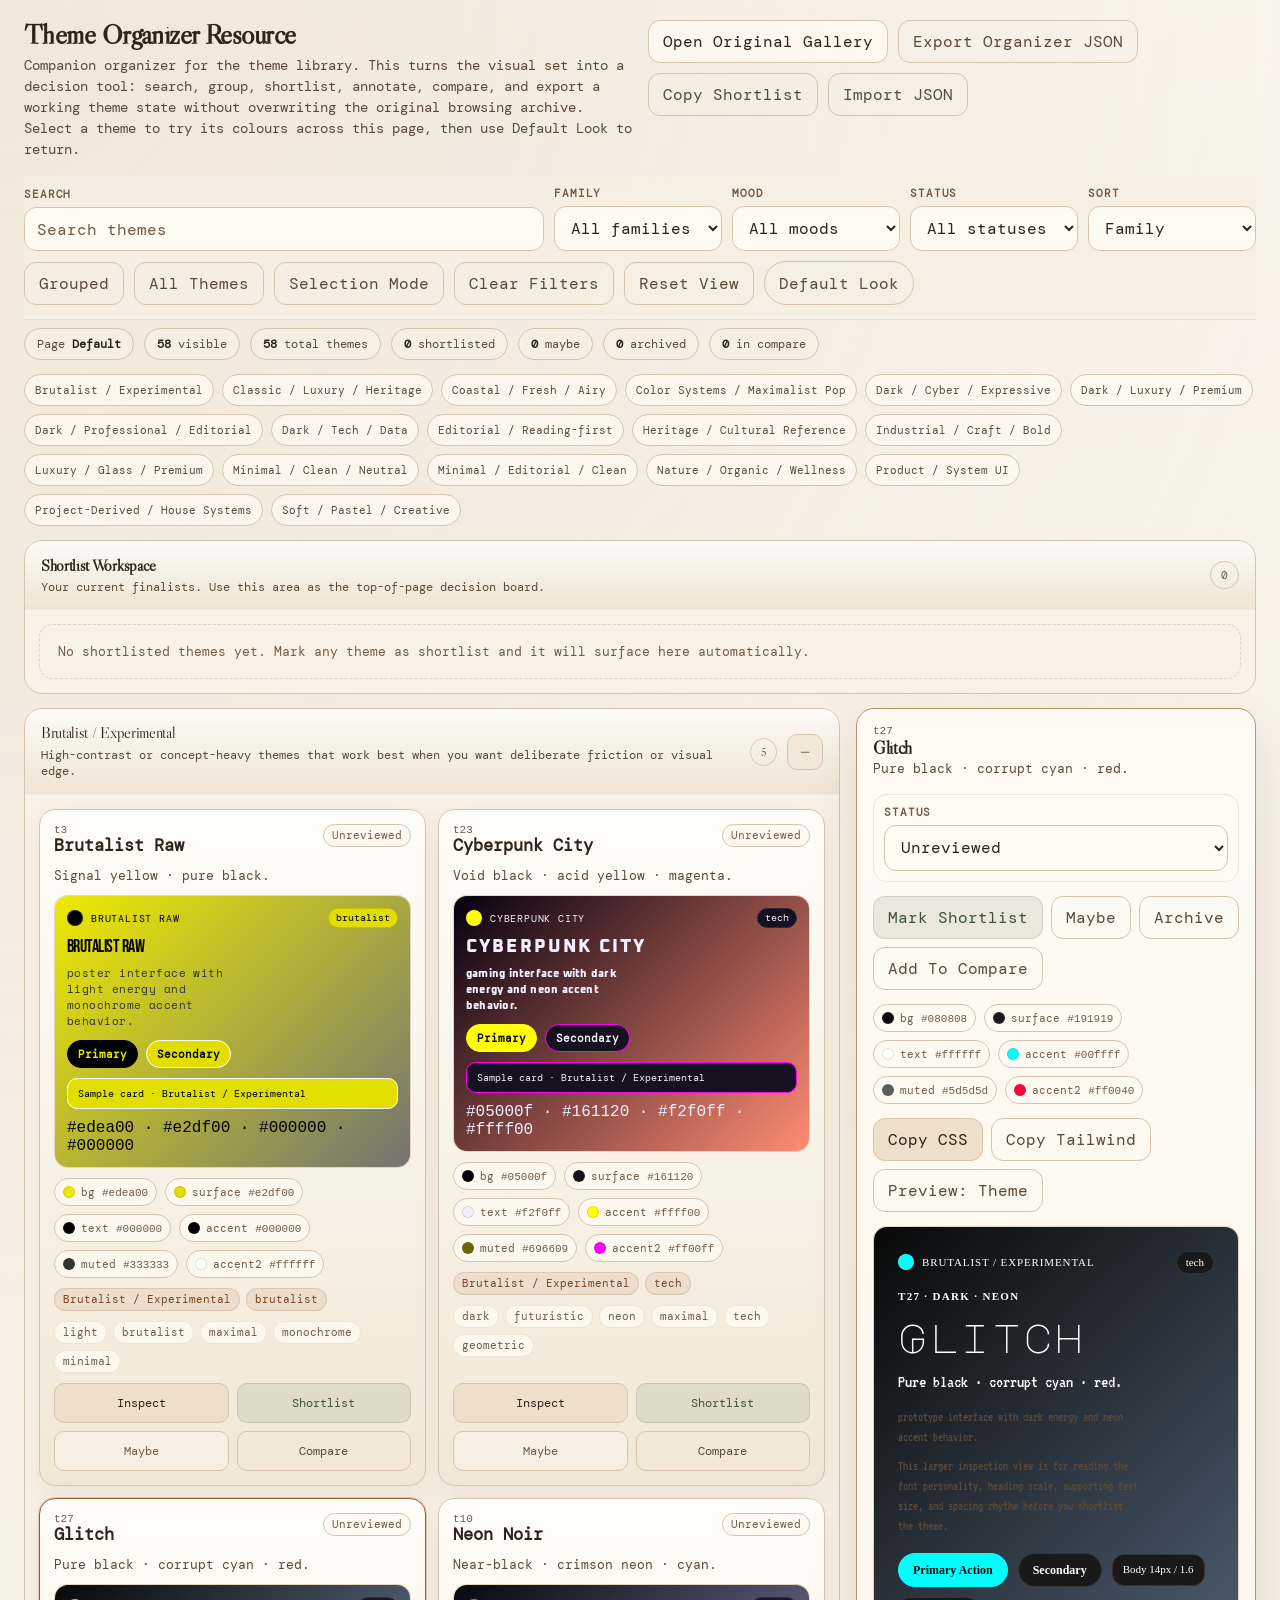
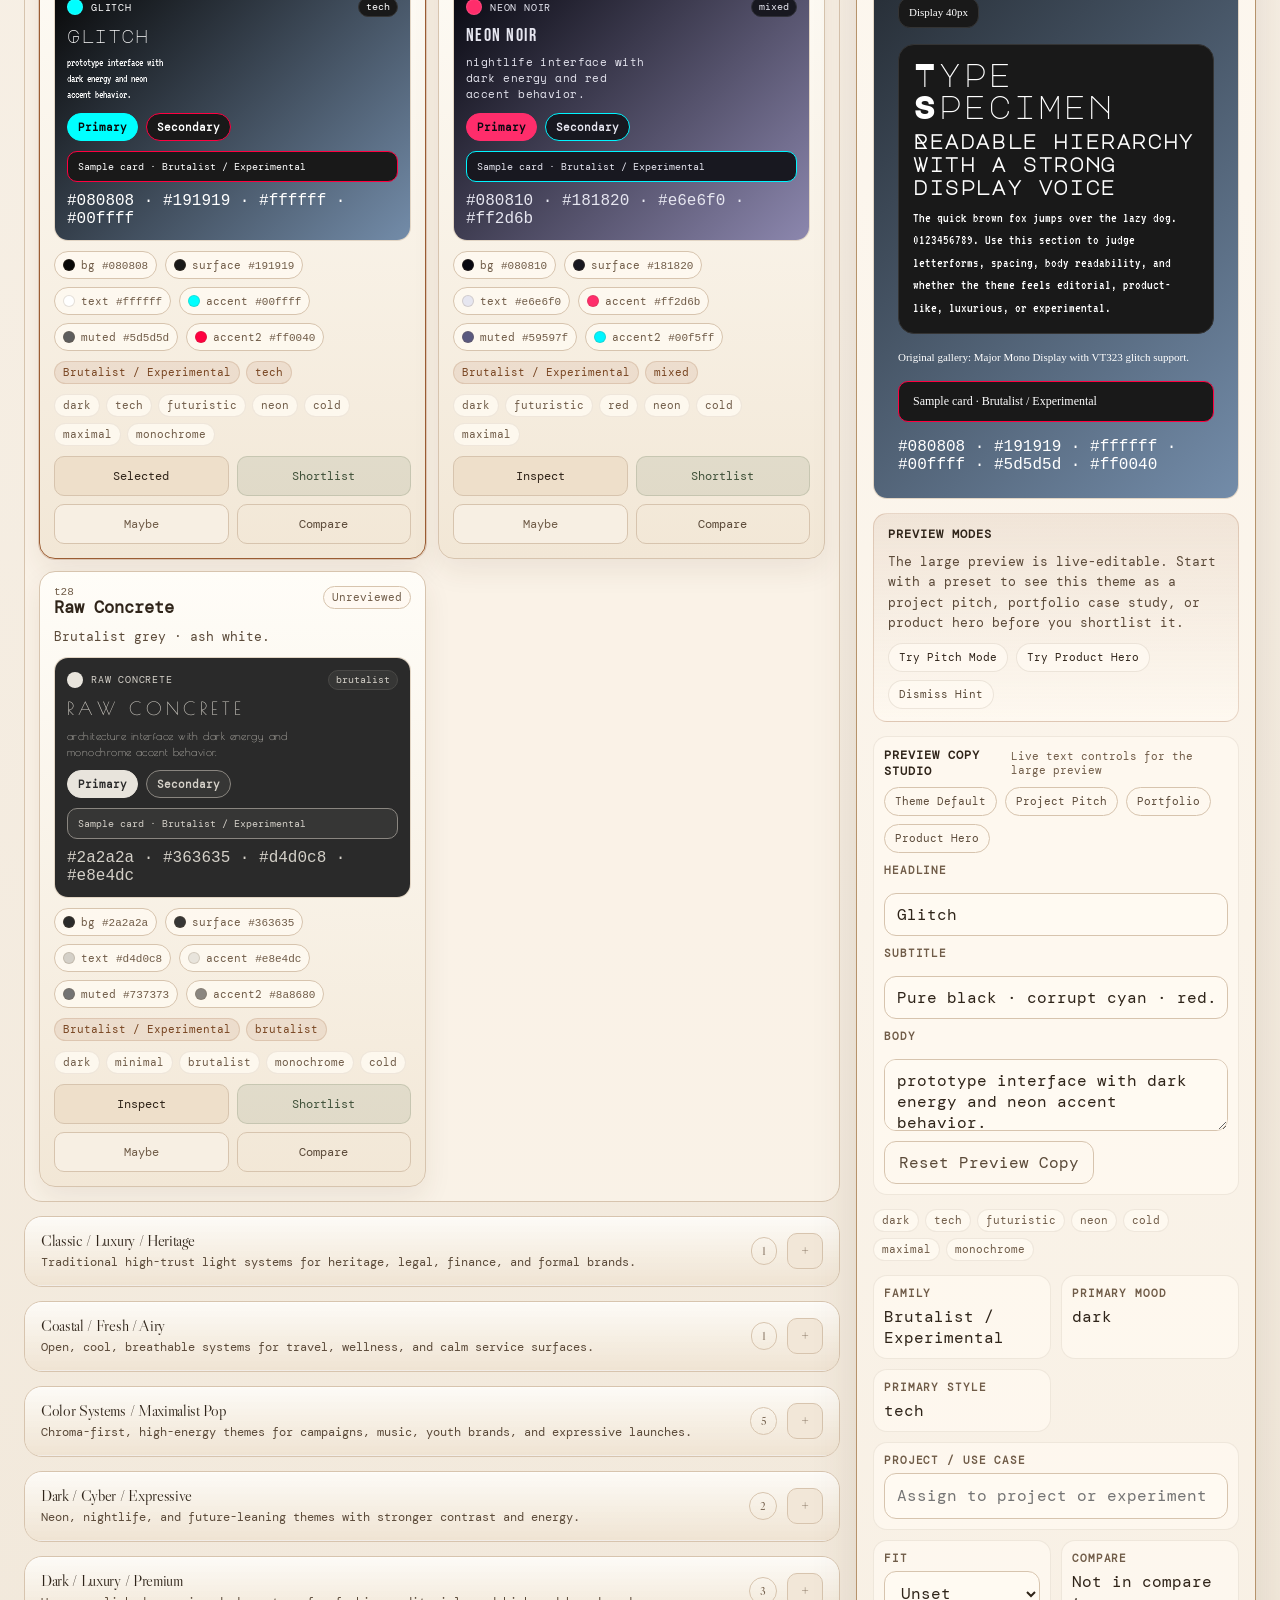
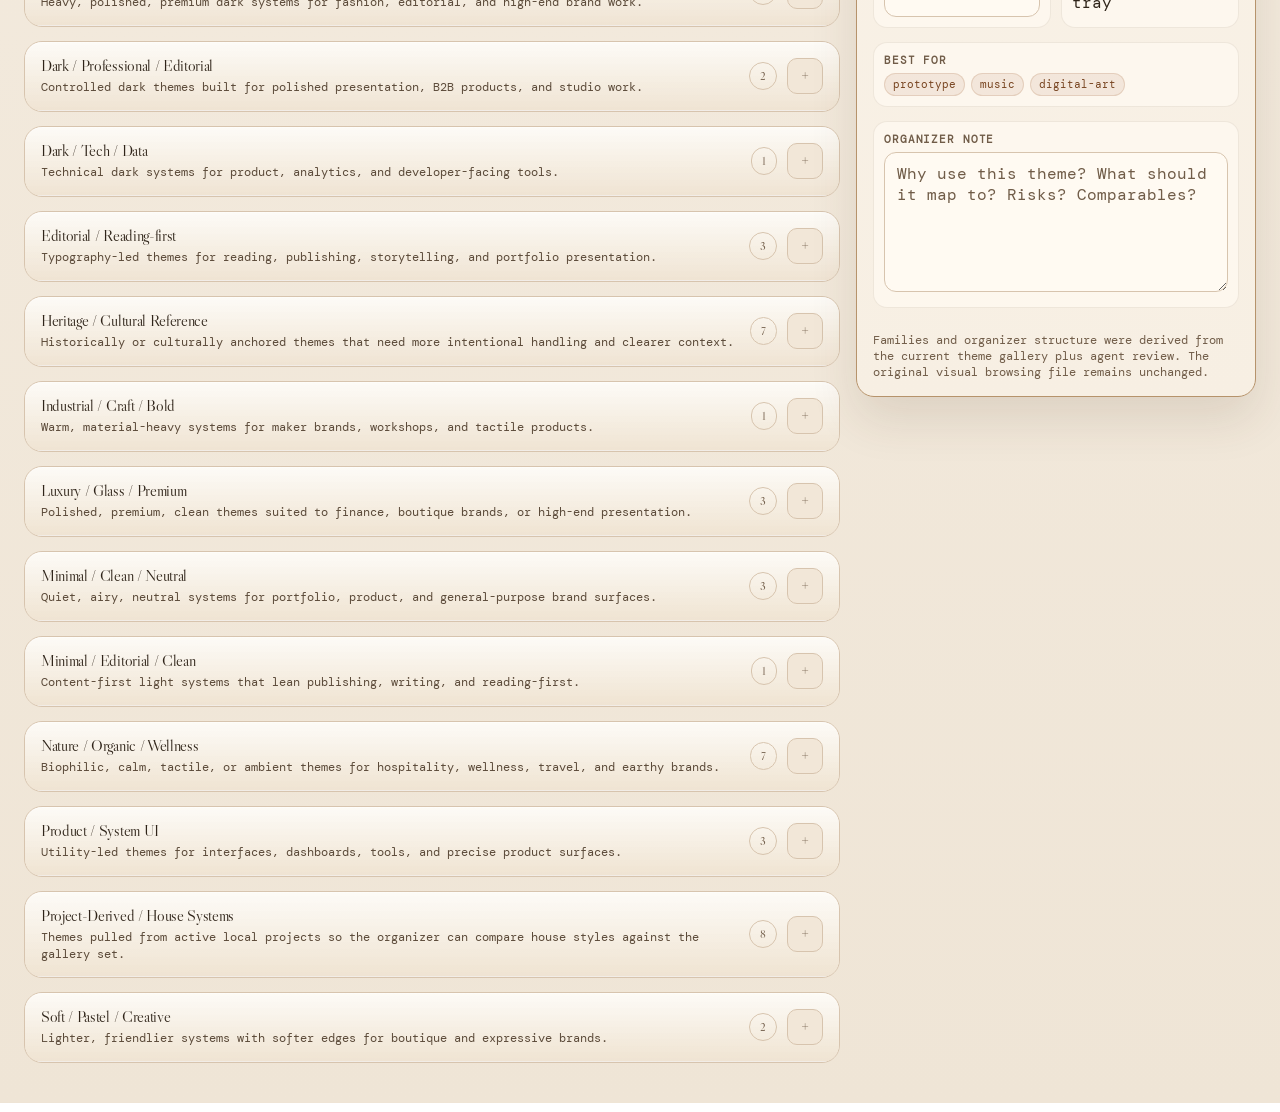
<file: index.html>
<!DOCTYPE html>
<html lang="en" class="is-booting">
<head>
<meta charset="utf-8">
<meta name="viewport" content="width=device-width, initial-scale=1">
<title>Theme Organizer Resource</title>
<link rel="icon" type="image/svg+xml" href="./favicon.svg">
<link rel="preload" href="./fonts/dm-mono-400-normal.woff2" as="font" type="font/woff2" crossorigin>
<link rel="preload" href="./fonts/libre-caslon-display-400-normal.woff2" as="font" type="font/woff2" crossorigin>
<link rel="stylesheet" href="./fonts.css">
<script>setTimeout(function(){document.documentElement.classList.remove('is-booting')},4000)</script>
<style>
  @property --bg { syntax: "<color>"; inherits: true; initial-value: #efe5d6; }
  @property --bg-top { syntax: "<color>"; inherits: true; initial-value: #fbf5ed; }
  @property --bg-glow { syntax: "<color>"; inherits: true; initial-value: rgba(182, 145, 99, 0.14); }
  @property --canvas { syntax: "<color>"; inherits: true; initial-value: #fffaf2; }
  @property --panel { syntax: "<color>"; inherits: true; initial-value: #f7efe3; }
  @property --panel-2 { syntax: "<color>"; inherits: true; initial-value: #eedfca; }
  @property --soft { syntax: "<color>"; inherits: true; initial-value: #f2e7d8; }
  @property --text { syntax: "<color>"; inherits: true; initial-value: #2f2419; }
  @property --text-2 { syntax: "<color>"; inherits: true; initial-value: #5b4a39; }
  @property --muted { syntax: "<color>"; inherits: true; initial-value: #705c48; }
  @property --accent { syntax: "<color>"; inherits: true; initial-value: #9b5d33; }
  @property --accent-fill { syntax: "<color>"; inherits: true; initial-value: #9b5d33; }
  @property --on-accent { syntax: "<color>"; inherits: true; initial-value: #fffaf2; }
  @property --line { syntax: "<color>"; inherits: true; initial-value: #d7c4ae; }
  @property --line-strong { syntax: "<color>"; inherits: true; initial-value: #b6936b; }
  @property --toolbar-bg { syntax: "<color>"; inherits: true; initial-value: rgba(247, 239, 227, 0.9); }
  @property --surface-bg { syntax: "<color>"; inherits: true; initial-value: rgba(250, 243, 232, 0.96); }
  @property --control-bg { syntax: "<color>"; inherits: true; initial-value: rgba(255, 250, 242, 0.86); }
  @property --focus { syntax: "<color>"; inherits: true; initial-value: #b9703f; }
  @property --accent-2 { syntax: "<color>"; inherits: true; initial-value: #5f7451; }
  @property --accent-hover { syntax: "<color>"; inherits: true; initial-value: #814926; }
  @property --focus-contrast { syntax: "<color>"; inherits: true; initial-value: #fffaf2; }
  @property --toolbar-line { syntax: "<color>"; inherits: true; initial-value: rgba(74, 56, 34, 0.08); }
  @property --chip-bg { syntax: "<color>"; inherits: true; initial-value: rgba(255, 250, 242, 0.78); }
  @property --hairline { syntax: "<color>"; inherits: true; initial-value: rgba(110, 84, 50, 0.08); }
  @property --tag-bg { syntax: "<color>"; inherits: true; initial-value: rgba(255, 250, 242, 0.82); }
  @property --meta { syntax: "<color>"; inherits: true; initial-value: #784521; }
  @property --meta-bg { syntax: "<color>"; inherits: true; initial-value: rgba(155, 93, 51, 0.1); }
  @property --ok { syntax: "<color>"; inherits: true; initial-value: #41523a; }
  @property --ok-bg { syntax: "<color>"; inherits: true; initial-value: rgba(95, 116, 81, 0.12); }
  @property --warn-ink { syntax: "<color>"; inherits: true; initial-value: #81520b; }
  @property --warn-bg { syntax: "<color>"; inherits: true; initial-value: rgba(185, 122, 29, 0.12); }
  @property --danger-ink { syntax: "<color>"; inherits: true; initial-value: #8d3c2a; }
  @property --danger-bg { syntax: "<color>"; inherits: true; initial-value: rgba(171, 75, 52, 0.1); }
  @property --notice-ink { syntax: "<color>"; inherits: true; initial-value: #5c3d08; }
  @property --notice-bg { syntax: "<color>"; inherits: true; initial-value: rgba(185, 122, 29, 0.16); }
  @property --scrim { syntax: "<color>"; inherits: true; initial-value: rgba(47, 36, 25, 0.46); }
  @property --compare-label-bg { syntax: "<color>"; inherits: true; initial-value: #f1e3d1; }
  @property --compare-cell-bg { syntax: "<color>"; inherits: true; initial-value: rgba(255, 250, 242, 0.74); }
  @property --detail-box-bg { syntax: "<color>"; inherits: true; initial-value: rgba(255, 250, 242, 0.72); }
  :root{
    --bg:#efe5d6;
    --canvas:#fffaf2;
    --panel:#f7efe3;
    --panel-2:#eedfca;
    --soft:#f2e7d8;
    --line:#d7c4ae;
    --line-strong:#b6936b;
    --text:#2f2419;
    --text-2:#5b4a39;
    --muted:#705c48;
    --accent:#9b5d33;
    --accent-2:#5f7451;
    --accent-fill:#9b5d33;
    --on-accent:#fffaf2;
    --accent-hover:#814926;
    --accent-border:transparent;
    --warn:#b97a1d;
    --danger:#ab4b34;
    --focus:#b9703f;
    --focus-contrast:#fffaf2;
    --mi-press:80ms;
    --mi-fast:120ms;
    --mi-base:160ms;
    --mi-theme:180ms;
    --mi-shake:180ms;
    --ease-out:cubic-bezier(0.2, 0, 0, 1);
    --ease-press:cubic-bezier(0.3, 0, 0.5, 1);
    --ease-snap:cubic-bezier(0.34, 1.3, 0.64, 1);
    --press-scale:.97;
    --shadow-soft:0 12px 28px rgba(72,49,24,0.08);
    --shadow-panel:0 22px 48px rgba(72,49,24,0.12);
    --bg-glow:rgba(182,145,99,0.14);
    --bg-top:#fbf5ed;
    --control-bg:rgba(255,250,242,0.86);
    --toolbar-bg:rgba(247,239,227,0.9);
    --toolbar-line:rgba(74,56,34,0.08);
    --chip-bg:rgba(255,250,242,0.78);
    --surface-bg:rgba(250,243,232,0.96);
    --header-grad:linear-gradient(180deg,rgba(255,255,255,0.66),rgba(236,222,202,0.7));
    --hairline:rgba(110,84,50,0.08);
    --hairline-strong:rgba(110,84,50,0.12);
    --dashed:rgba(110,84,50,0.18);
    --inset-highlight:rgba(255,255,255,0.42);
    --card-grad:linear-gradient(180deg,#fffdf8,#f2e7d6);
    --active-ring:rgba(155,93,51,0.24);
    --tag-bg:rgba(255,250,242,0.82);
    --tag-line:rgba(110,84,50,0.1);
    --meta-bg:rgba(155,93,51,0.1);
    --meta:#784521;
    --meta-line:rgba(155,93,51,0.18);
    --status-bg:rgba(255,250,242,0.86);
    --ok-bg:rgba(95,116,81,0.12);
    --ok:#41523a;
    --ok-line:rgba(95,116,81,0.24);
    --ok-bg-strong:rgba(95,116,81,0.14);
    --ok-line-strong:rgba(95,116,81,0.2);
    --warn-bg:rgba(185,122,29,0.12);
    --warn-ink:#81520b;
    --warn-line:rgba(185,122,29,0.24);
    --danger-bg:rgba(171,75,52,0.1);
    --danger-ink:#8d3c2a;
    --danger-line:rgba(171,75,52,0.2);
    --swatch-line:rgba(110,84,50,0.18);
    --preview-inset:rgba(255,255,255,0.48);
    --tip-line:rgba(155,93,51,0.22);
    --tip-grad:linear-gradient(180deg,rgba(155,93,51,0.1),rgba(255,250,242,0.7));
    --tip-btn-bg:rgba(255,250,242,0.76);
    --detail-grad:linear-gradient(180deg,#fffaf3,var(--panel));
    --detail-box-bg:rgba(255,250,242,0.72);
    --compare-label-bg:#f1e3d1;
    --compare-cell-bg:rgba(255,250,242,0.74);
    --notice-bg:rgba(185,122,29,0.16);
    --notice-ink:#5c3d08;
    --scrim:rgba(47,36,25,0.46);
  }
  @media (prefers-reduced-motion: no-preference){
    :root{
      transition:--bg var(--mi-theme) var(--ease-out),--bg-top var(--mi-theme) var(--ease-out),--bg-glow var(--mi-theme) var(--ease-out),--canvas var(--mi-theme) var(--ease-out),--panel var(--mi-theme) var(--ease-out),--panel-2 var(--mi-theme) var(--ease-out),--soft var(--mi-theme) var(--ease-out),--text var(--mi-theme) var(--ease-out),--text-2 var(--mi-theme) var(--ease-out),--muted var(--mi-theme) var(--ease-out),--accent var(--mi-theme) var(--ease-out),--accent-2 var(--mi-theme) var(--ease-out),--accent-fill var(--mi-theme) var(--ease-out),--accent-hover var(--mi-theme) var(--ease-out),--on-accent var(--mi-theme) var(--ease-out),--line var(--mi-theme) var(--ease-out),--line-strong var(--mi-theme) var(--ease-out),--toolbar-bg var(--mi-theme) var(--ease-out),--toolbar-line var(--mi-theme) var(--ease-out),--surface-bg var(--mi-theme) var(--ease-out),--control-bg var(--mi-theme) var(--ease-out),--chip-bg var(--mi-theme) var(--ease-out),--focus var(--mi-theme) var(--ease-out),--focus-contrast var(--mi-theme) var(--ease-out),--tag-bg var(--mi-theme) var(--ease-out),--meta var(--mi-theme) var(--ease-out),--meta-bg var(--mi-theme) var(--ease-out),--ok var(--mi-theme) var(--ease-out),--ok-bg var(--mi-theme) var(--ease-out),--warn-ink var(--mi-theme) var(--ease-out),--warn-bg var(--mi-theme) var(--ease-out),--danger-ink var(--mi-theme) var(--ease-out),--danger-bg var(--mi-theme) var(--ease-out),--notice-ink var(--mi-theme) var(--ease-out),--notice-bg var(--mi-theme) var(--ease-out),--scrim var(--mi-theme) var(--ease-out),--compare-label-bg var(--mi-theme) var(--ease-out),--compare-cell-bg var(--mi-theme) var(--ease-out),--detail-box-bg var(--mi-theme) var(--ease-out);
    }
  }
  *{box-sizing:border-box}
  html.is-booting body{visibility:hidden}
  html,body{margin:0;padding:0;overflow-x:hidden;background:
    radial-gradient(circle at top left, var(--bg-glow), transparent 32%),
    linear-gradient(180deg,var(--bg-top) 0%, var(--bg) 100%);
    color:var(--text);font-family:"DM Mono",ui-monospace,SFMono-Regular,Menlo,monospace}
  html[data-page-theme] :focus-visible{outline:2px solid var(--focus);outline-offset:2px;box-shadow:0 0 0 4px var(--focus-contrast)}
  a{color:inherit}
  button,input,select,textarea{font:inherit}
  button{cursor:pointer}
  :focus-visible{outline:2px solid var(--focus);outline-offset:2px}
  .app{max-width:1560px;margin:0 auto;padding:20px 24px 40px}
  .topbar{display:flex;justify-content:space-between;gap:16px;align-items:flex-start;margin-bottom:16px}
  .topbar > *{min-width:0}
  .title-wrap h1,.workspace-header h2,.group-header h2,.compare-header h2,.detail h3{
    font-family:"Libre Caslon Display",Georgia,serif;
    letter-spacing:-0.02em;
  }
  .title-wrap h1{margin:0 0 6px;font-size:28px;line-height:1.05}
  .title-wrap p{margin:0;color:var(--text-2);max-width:820px;font-size:14px;line-height:1.5}
  .link-row{display:flex;gap:10px;flex-wrap:wrap}
  .link-btn,.ghost-btn,.primary-btn,.icon-btn{
    border:1px solid var(--line);
    background:var(--control-bg);
    color:var(--text);
    border-radius:12px;
    padding:10px 14px;
    text-decoration:none;
    transition:transform var(--mi-press) var(--ease-press),background-color var(--mi-fast) var(--ease-out),border-color var(--mi-fast) var(--ease-out),color var(--mi-fast) var(--ease-out);
  }
  @media (hover:hover) and (pointer:fine){
    .link-btn:hover,.ghost-btn:hover,.primary-btn:hover,.icon-btn:hover{background:var(--panel-2);border-color:var(--line-strong)}
  }
  .primary-btn{background:var(--accent-fill);border-color:var(--accent-border);color:var(--on-accent)}
  .primary-btn:hover{background:var(--accent-hover);color:var(--on-accent)}
  .ghost-btn{background:transparent;color:var(--text-2)}
  .toolbar{position:sticky;top:0;z-index:10;background:var(--toolbar-bg);backdrop-filter:blur(12px);border-bottom:1px solid var(--toolbar-line);padding:10px 0 14px}
  .toolbar-grid{display:flex;flex-direction:column;gap:10px}
  .toolbar-filters{display:grid;grid-template-columns:minmax(0,1fr) repeat(4,minmax(128px,168px));gap:10px;align-items:end}
  .field{display:flex;flex-direction:column;gap:6px}
  .field{min-width:0}
  .field label{font-size:11px;letter-spacing:.08em;text-transform:uppercase;color:var(--muted);font-weight:700}
  .field input,.field select,.notes-box{
    min-height:44px;
    border:1px solid var(--line);
    border-radius:12px;
    background:var(--canvas);
    color:var(--text);
    padding:10px 12px;
  }
  .field input::placeholder,.notes-box::placeholder{color:var(--muted)}
  .toolbar-actions{display:flex;gap:10px;align-items:end;flex-wrap:wrap;justify-content:flex-start}
  .toolbar-stack{display:flex;gap:10px;flex-wrap:wrap}
  .jump-nav{
    display:flex;
    gap:8px;
    flex-wrap:wrap;
    margin:10px 0 14px;
  }
  .jump-nav a{
    display:inline-flex;
    align-items:center;
    min-height:32px;
    padding:0 10px;
    border-radius:999px;
    border:1px solid var(--line);
    background:var(--chip-bg);
    color:var(--text-2);
    text-decoration:none;
    font-size:11px;
    line-height:1;
  }
  .workspace{
    margin:0 0 14px;
    border:1px solid var(--line);
    border-radius:18px;
    background:var(--surface-bg);
    overflow:hidden;
  }
  .workspace-header{
    display:flex;
    justify-content:space-between;
    align-items:center;
    gap:12px;
    padding:14px 16px;
    background:var(--header-grad);
    border-bottom:1px solid var(--hairline);
  }
  .workspace-header h2{margin:0;font-size:16px}
  .workspace-header p{margin:4px 0 0;color:var(--text-2);font-size:12px}
  .workspace-body{padding:14px}
  .workspace-empty{
    padding:18px;
    border:1px dashed var(--dashed);
    border-radius:14px;
    color:var(--muted);
    font-size:13px;
  }
  .workspace-cards{display:grid;grid-template-columns:repeat(auto-fill,minmax(260px,1fr));gap:12px}
  .layout{display:grid;grid-template-columns:minmax(0,1fr) 400px;gap:16px;align-items:start}
  .layout > *{min-width:0}
  .summary{display:flex;gap:10px;flex-wrap:wrap;align-items:center;margin:8px 0 14px}
  .page-theme-reset{flex:0 0 auto;border-radius:999px;min-height:44px}
  .page-theme-reset.is-active{background:var(--accent-fill);color:var(--on-accent);border-color:var(--accent-border)}
  .page-theme-reset.is-active:hover{background:var(--accent-hover);color:var(--on-accent);border-color:var(--accent-border)}
  @media (min-width: 761px){
    .summary .page-theme-reset{display:none}
  }
  .stat{
    background:var(--panel);
    border:1px solid var(--line);
    border-radius:999px;
    padding:7px 12px;
    color:var(--text-2);
    font-size:12px;
  }
  .stat strong{color:var(--text)}
  .groups{display:flex;flex-direction:column;gap:14px}
  .group{
    border:1px solid var(--line);
    border-radius:18px;
    background:var(--surface-bg);
    overflow:hidden;
    box-shadow:inset 0 1px 0 var(--inset-highlight);
  }
  .group-header{
    display:block;
    padding:0;
    background:var(--header-grad);
    border-bottom:1px solid var(--hairline);
  }
  .group-header h2{margin:0;font-size:16px;font-weight:inherit;width:100%}
  .group-header p{margin:4px 0 0;color:var(--text-2);font-size:12px}
  .group-header:not(:has(.group-toggle)){
    display:flex;
    justify-content:space-between;
    gap:12px;
    align-items:center;
    padding:14px 16px;
  }
  .group-toggle{
    display:flex;
    align-items:center;
    justify-content:space-between;
    gap:12px;
    width:100%;
    min-height:44px;
    margin:0;
    padding:14px 16px;
    border:0;
    border-radius:0;
    background:transparent;
    color:inherit;
    text-align:left;
    cursor:pointer;
    font:inherit;
  }
  .group-toggle-copy{min-width:0}
  .group-title{
    display:block;
    font-family:"Libre Caslon Display",Georgia,serif;
    font-size:16px;
    letter-spacing:-0.02em;
    line-height:1.2;
  }
  .group-desc{
    display:block;
    margin-top:4px;
    color:var(--text-2);
    font-family:"DM Mono",ui-monospace,SFMono-Regular,Menlo,monospace;
    font-size:12px;
    font-weight:400;
    line-height:1.4;
  }
  .group-toggle-meta{display:flex;align-items:center;gap:10px;flex:0 0 auto}
  .group-chevron{
    display:inline-flex;
    align-items:center;
    justify-content:center;
    min-width:36px;
    min-height:36px;
    border:1px solid var(--line);
    border-radius:10px;
    background:var(--soft);
    color:var(--muted);
    font-size:18px;
    line-height:1;
  }
  .group-header .group-toggle:focus-visible{outline:2px solid var(--focus);outline-offset:-3px}
  @media (hover:hover) and (pointer:fine){
    .group-toggle:hover{background:color-mix(in srgb, var(--accent) 10%, transparent)}
  }
  .group.collapsed .cards{display:none}
  .group.focus-hidden{display:none}
  .group-count{
    border:1px solid var(--line);
    border-radius:999px;
    padding:6px 10px;
    font-size:11px;
    color:var(--muted);
  }
  .cards{display:grid;grid-template-columns:repeat(auto-fill,minmax(260px,1fr));gap:12px;padding:14px}
  .card{
    border:1px solid var(--line);
    border-radius:16px;
    background:var(--card-grad);
    padding:14px;
    display:flex;
    flex-direction:column;
    gap:10px;
    min-height:220px;
    box-shadow:var(--shadow-soft);
    transition:transform var(--mi-press) var(--ease-press),border-color var(--mi-fast) var(--ease-out),background-color var(--mi-fast) var(--ease-out),box-shadow var(--mi-base) var(--ease-out);
  }
  @media (hover:hover) and (pointer:fine){
    .card:hover{border-color:var(--line-strong);transform:translateY(-1px)}
  }
  .card:active{transform:scale(.99)}
  .card.active{outline:none;border-color:var(--accent);box-shadow:0 0 0 1px var(--active-ring),var(--shadow-soft)}
  .card-top{display:flex;justify-content:space-between;gap:10px;align-items:flex-start}
  .code{font-size:11px;color:var(--muted);font-family:ui-monospace,SFMono-Regular,Menlo,monospace}
  .name{font-size:17px;font-weight:700;line-height:1.15}
  .desc{font-size:13px;line-height:1.5;color:var(--text-2)}
  .tag-row,.meta-row{display:flex;gap:6px;flex-wrap:wrap}
  .action-row{
    display:grid;
    grid-template-columns:repeat(2,minmax(0,1fr));
    gap:8px;
  }
  .tag,.meta-pill,.status-pill{
    border-radius:999px;
    padding:5px 8px;
    font-size:11px;
    line-height:1;
    border:1px solid var(--line);
  }
  .tag{background:var(--tag-bg);color:var(--muted);border-color:var(--tag-line)}
  .meta-pill{background:var(--meta-bg);color:var(--meta);border-color:var(--meta-line)}
  .status-pill.status-unreviewed{background:var(--status-bg);color:var(--muted)}
  .status-pill.status-shortlist{background:var(--ok-bg);color:var(--ok);border-color:var(--ok-line)}
  .status-pill.status-maybe{background:var(--warn-bg);color:var(--warn-ink);border-color:var(--warn-line)}
  .status-pill.status-archive{background:var(--danger-bg);color:var(--danger-ink);border-color:var(--danger-line)}
  .swatch-row{display:flex;gap:8px;flex-wrap:wrap}
  .swatch{
    display:flex;
    align-items:center;
    gap:6px;
    padding:6px 8px;
    border-radius:999px;
    border:1px solid var(--line);
    background:var(--tag-bg);
    font-size:11px;
    color:var(--muted);
  }
  .swatch-chip{
    width:12px;
    height:12px;
    border-radius:999px;
    border:1px solid var(--swatch-line);
    flex:0 0 auto;
  }
  .action-row{margin-top:auto}
  .preview{
    border:1px solid var(--hairline-strong);
    border-radius:14px;
    overflow:hidden;
    background:var(--soft);
    box-shadow:inset 0 1px 0 var(--preview-inset);
  }
  .preview-surface{
    padding:12px;
    min-height:132px;
    display:flex;
    flex-direction:column;
    gap:10px;
  }
  .preview-top{
    display:flex;
    align-items:center;
    justify-content:space-between;
    gap:8px;
  }
  .preview-brand{
    display:flex;
    align-items:center;
    gap:8px;
    font-size:10px;
    text-transform:uppercase;
    letter-spacing:.08em;
  }
  .preview-logo{
    width:16px;
    height:16px;
    border-radius:999px;
    border:1px solid rgba(255,255,255,0.12);
  }
  .preview-chip{
    padding:4px 7px;
    border-radius:999px;
    font-size:10px;
    line-height:1;
    border:1px solid rgba(255,255,255,0.12);
  }
  .preview-title{
    font-size:18px;
    line-height:1;
    font-weight:800;
    letter-spacing:-.03em;
  }
  .preview-body{
    font-size:11px;
    line-height:1.45;
    max-width:26ch;
  }
  .preview-row{
    display:flex;
    gap:8px;
    align-items:center;
    flex-wrap:wrap;
  }
  .preview-btn{
    display:inline-flex;
    align-items:center;
    justify-content:center;
    min-height:28px;
    padding:0 10px;
    border-radius:999px;
    font-size:11px;
    font-weight:700;
    border:1px solid rgba(255,255,255,0.12);
  }
  .preview-card{
    padding:8px 10px;
    border-radius:10px;
    border:1px solid rgba(255,255,255,0.10);
    font-size:10px;
  }
  .preview-large .preview-surface{
    min-height:360px;
    padding:24px;
    gap:16px;
  }
  .preview-large .preview-title{font-size:40px;line-height:.95;letter-spacing:-.04em}
  .preview-large .preview-body{font-size:14px;line-height:1.6;max-width:46ch}
  .preview-large .preview-brand{font-size:11px}
  .preview-large .preview-chip{font-size:11px;padding:5px 9px}
  .preview-large .preview-btn{min-height:34px;padding:0 14px;font-size:12px}
  .preview-large .preview-card{padding:12px 14px;font-size:12px}
  .preview-kicker{
    font-size:11px;
    text-transform:uppercase;
    letter-spacing:.12em;
    font-weight:700;
  }
  .preview-subtitle{
    font-size:18px;
    line-height:1.15;
    max-width:34ch;
  }
  .preview-copy{
    display:grid;
    gap:8px;
  }
  .preview-copy p{
    margin:0;
    font-size:13px;
    line-height:1.65;
    max-width:48ch;
  }
  .preview-meta{
    display:flex;
    gap:10px;
    flex-wrap:wrap;
    align-items:center;
  }
  .preview-stat{
    padding:8px 10px;
    border-radius:12px;
    border:1px solid rgba(255,255,255,0.12);
    font-size:11px;
    line-height:1.2;
  }
  .preview-type-specimen{
    display:grid;
    gap:8px;
    padding:14px;
    border-radius:16px;
    border:1px solid rgba(255,255,255,0.10);
    background:rgba(255,255,255,0.05);
  }
  .specimen-xl{
    font-size:32px;
    line-height:0.98;
    letter-spacing:-0.04em;
    font-weight:800;
  }
  .specimen-lg{
    font-size:20px;
    line-height:1.15;
    font-weight:650;
  }
  .specimen-md{
    font-size:14px;
    line-height:1.6;
  }
  .preview-font-note{
    font-size:11px;
    line-height:1.4;
    color:var(--muted);
  }
  .preview-editor{
    display:grid;
    gap:10px;
  }
  .preview-editor textarea{
    width:100%;
    min-height:72px;
    resize:vertical;
  }
  .preview-editor input,
  .preview-editor textarea{
    background:var(--canvas);
    color:var(--text);
    border:1px solid var(--line);
    border-radius:12px;
    padding:10px 12px;
  }
  .preview-editor-actions{
    display:flex;
    gap:8px;
    flex-wrap:wrap;
  }
  .preview-tip{
    display:grid;
    gap:10px;
    padding:12px 14px;
    border:1px solid var(--tip-line);
    border-radius:14px;
    background:var(--tip-grad);
  }
  .preview-tip strong{
    font-size:12px;
    letter-spacing:.08em;
    text-transform:uppercase;
  }
  .preview-tip p{
    margin:0;
    font-size:12px;
    line-height:1.55;
    color:var(--text-2);
  }
  .preview-tip-actions{
    display:flex;
    gap:8px;
    flex-wrap:wrap;
  }
  .preview-tip-actions button{
    border:1px solid var(--hairline-strong);
    background:var(--tip-btn-bg);
    color:var(--text);
    border-radius:999px;
    padding:8px 10px;
    font-size:11px;
    line-height:1;
  }
  .preview-tip-actions button:last-child{
    color:var(--text-2);
  }
  .preset-row{
    display:flex;
    gap:8px;
    flex-wrap:wrap;
  }
  .preset-row button{
    border:1px solid var(--line);
    background:transparent;
    color:var(--text-2);
    border-radius:999px;
    padding:8px 10px;
    font-size:11px;
    line-height:1;
  }
  .preview-copy-head{
    display:flex;
    justify-content:space-between;
    align-items:center;
    gap:10px;
    margin-bottom:8px;
  }
  .preview-copy-head strong{
    font-size:12px;
    letter-spacing:.08em;
    text-transform:uppercase;
    color:var(--text);
  }
  .preview-copy-head span{
    font-size:11px;
    color:var(--muted);
  }
  .action-row button{
    border:1px solid var(--line);
    background:var(--panel);
    color:var(--text);
    border-radius:10px;
    padding:10px 10px;
    font-size:12px;
    min-height:40px;
    width:100%;
  }
  .action-row button.secondary{color:var(--muted)}
  .action-row button.shortlisted{background:var(--ok-bg-strong);border-color:var(--ok-line);color:var(--ok)}
  .detail{
    position:sticky;
    top:88px;
    border:1px solid var(--line-strong);
    border-radius:18px;
    background:var(--detail-grad);
    padding:16px;
    display:flex;
    flex-direction:column;
    gap:14px;
    box-shadow:var(--shadow-panel);
  }
  .detail h3{margin:0;font-size:18px}
  .detail p{margin:0;color:var(--text-2);font-size:13px;line-height:1.55}
  .detail-grid{display:grid;grid-template-columns:1fr 1fr;gap:10px}
  .detail-wide{grid-column:1 / -1}
  .detail-box{
    border:1px solid var(--tag-line);
    border-radius:14px;
    background:var(--detail-box-bg);
    padding:10px;
  }
  .detail-box label{display:block;margin-bottom:6px;font-size:11px;letter-spacing:.08em;text-transform:uppercase;color:var(--muted);font-weight:700}
  .notes-box{width:100%;min-height:140px;resize:vertical}
  .empty{padding:40px 20px;text-align:center;color:var(--muted);border:1px dashed var(--line);border-radius:18px}
  .mini-list{display:flex;flex-wrap:wrap;gap:6px}
  .footer-note{margin-top:10px;color:var(--muted);font-size:12px}
  .compare{
    margin:0 0 14px;
    border:1px solid var(--line);
    border-radius:18px;
    background:var(--surface-bg);
    overflow:hidden;
  }
  .compare[hidden]{display:none}
  .compare-header{
    display:flex;
    justify-content:space-between;
    align-items:center;
    gap:12px;
    padding:14px 16px;
    border-bottom:1px solid var(--hairline);
  }
  .compare-header h2{margin:0;font-size:16px}
  .compare-header p{margin:4px 0 0;color:var(--muted);font-size:12px}
  .compare-actions{display:flex;gap:8px;flex-wrap:wrap}
  .compare-grid{
    display:grid;
    grid-template-columns:160px repeat(var(--compare-count, 1), minmax(180px, 1fr));
    gap:0;
    overflow:auto;
    border-top:1px solid var(--hairline);
  }
  .compare-label,.compare-cell{
    padding:12px;
    border-top:1px solid var(--hairline);
    border-right:1px solid var(--hairline);
    min-height:56px;
  }
  .compare-label{
    background:var(--compare-label-bg);
    color:var(--text-2);
    font-size:12px;
    font-weight:700;
    text-transform:uppercase;
    letter-spacing:.08em;
  }
  .compare-cell{background:var(--compare-cell-bg)}
  .compare-theme{
    display:flex;
    justify-content:space-between;
    gap:8px;
    align-items:flex-start;
  }
  .compare-theme strong{display:block;font-size:14px}
  .compare-theme button{
    border:1px solid var(--line);
    background:transparent;
    color:var(--muted);
    border-radius:10px;
    padding:6px 8px;
    font-size:11px;
  }
  .compare-preview-cell{
    min-width:220px;
  }
  .compare-preview-cell .preview{
    min-width:180px;
  }
  .compare-preview-cell .preview-surface{
    min-height:150px;
  }
  .compare-preview-cell .preview-title{
    font-size:20px;
  }
  .compare-preview-cell .preview-body{
    max-width:28ch;
  }
  .inline-input{
    width:100%;
    min-height:46px;
    border:1px solid var(--line);
    border-radius:12px;
    background:var(--canvas);
    color:var(--text);
    padding:10px 12px;
  }
  .detail-actions{display:flex;gap:8px;flex-wrap:wrap}
  .detail-actions .ghost-btn:first-child,
  .action-row button[data-action="select"]{background:var(--panel-2);color:var(--text)}
  .action-row button[data-action="shortlist"],
  #detailShortlist{background:var(--ok-bg);border-color:var(--ok-line-strong);color:var(--ok)}
  .action-row button[data-action="compare"],
  #detailCompare,
  #detailArchive{background:transparent;color:var(--text-2)}
  .skip-link{
    position:absolute;
    left:12px;
    top:-48px;
    z-index:50;
    background:var(--text);
    color:var(--canvas);
    padding:10px 14px;
    border-radius:10px;
  }
  .skip-link:focus{top:12px}
  .visually-hidden{
    position:absolute;
    width:1px;
    height:1px;
    padding:0;
    margin:-1px;
    overflow:hidden;
    clip:rect(0 0 0 0);
    white-space:nowrap;
    border:0;
  }
  .filter-toggle,.more-wrap{display:none}
  .more-wrap{position:relative}
  .more-menu{
    position:absolute;
    right:0;
    top:calc(100% + 6px);
    z-index:30;
    display:flex;
    flex-direction:column;
    gap:6px;
    min-width:220px;
    padding:8px;
    background:var(--canvas);
    border:1px solid var(--line);
    border-radius:12px;
    box-shadow:var(--shadow-panel);
  }
  .more-menu[hidden]{display:none}
  .more-menu button{
    border:1px solid var(--line);
    background:var(--canvas);
    color:var(--text);
    border-radius:10px;
    padding:10px 12px;
    text-align:left;
  }
  .compare-notice{
    margin:0;
    padding:8px 12px;
    border-radius:12px;
    background:var(--notice-bg);
    color:var(--notice-ink);
    font-size:13px;
  }
  .compare-notice[hidden]{display:none}
  .workspace.is-collapsed .workspace-body{display:none}
  .field-label{display:block;margin-bottom:6px;font-size:11px;letter-spacing:.08em;text-transform:uppercase;color:var(--muted);font-weight:700}
  .group,.empty,#themes,.card{scroll-margin-top:84px}
  .help-overlay{
    position:fixed;
    inset:0;
    z-index:40;
    background:var(--scrim);
    display:flex;
    align-items:flex-start;
    justify-content:center;
    padding:32px 16px;
    overflow:auto;
  }
  .help-overlay[hidden]{display:none}
  .help-dialog{
    width:min(720px,100%);
    background:var(--canvas);
    color:var(--text);
    border-radius:18px;
    border:1px solid var(--line-strong);
    padding:18px;
    box-shadow:var(--shadow-panel);
  }
  .help-dialog h2{margin:0 0 8px;font-family:"Libre Caslon Display",Georgia,serif}
  .help-dialog p{margin:0 0 12px;color:var(--text-2);font-size:13px}
  .help-grid{display:grid;grid-template-columns:160px 1fr;gap:6px 12px;font-size:13px}
  .help-grid kbd{
    font-family:ui-monospace,SFMono-Regular,Menlo,monospace;
    font-size:12px;
  }
  .swatch-hex{font-family:ui-monospace,SFMono-Regular,Menlo,monospace}
  @media (max-width: 1100px){
    .layout{grid-template-columns:1fr}
    .detail{position:static}
    .toolbar-filters{grid-template-columns:1fr 1fr}
  }
  @media (max-width: 760px){
    .app{padding:16px 14px 28px}
    .topbar{flex-direction:column}
    .title-wrap p{max-width:none}
    .link-row{width:100%;flex-wrap:nowrap}
    .link-row > .desktop-action{display:none}
    .link-row > .link-btn,
    .link-row > .more-wrap{flex:1 1 auto}
    .title-wrap p{display:none}
    .summary{flex-wrap:nowrap;overflow-x:auto;margin:6px 0}
    .jump-nav a{flex:0 0 auto}
    .toolbar-filters{grid-template-columns:minmax(0,1fr) auto}
    .toolbar-filters .field:not(:first-child),.toolbar-actions{display:none}
    .toolbar.is-open .toolbar-filters{grid-template-columns:1fr}
    .toolbar.is-open .toolbar-filters .field:not(:first-child){display:flex}
    .toolbar.is-open .toolbar-actions{display:flex}
    .filter-toggle,.more-wrap{display:block}
    .desktop-action{display:none}
    .jump-nav{flex-wrap:nowrap;overflow-x:auto}
    .workspace.is-empty .workspace-body{display:none}
    .compare-grid{grid-template-columns:1fr;overflow:visible}
    .compare-preview-cell,
    .compare-preview-cell .preview{min-width:0}
    .toolbar-actions{justify-content:stretch}
    .toolbar-actions .ghost-btn,
    .toolbar-actions .primary-btn{
      flex:1 1 100%;
      min-width:0;
      text-align:center;
      justify-content:center;
    }
    .detail-grid{grid-template-columns:1fr}
    .cards{grid-template-columns:1fr}
  }
  .ghost-btn,.primary-btn,.link-btn,.icon-btn,.action-row button,.more-menu button,.preset-row button,.group-toggle,.preview-tip-actions button{
    transition:transform var(--mi-press) var(--ease-press),background-color var(--mi-fast) var(--ease-out),border-color var(--mi-fast) var(--ease-out),color var(--mi-fast) var(--ease-out);
  }
  :is(.ghost-btn,.link-btn,.icon-btn,.action-row button,.more-menu button,.preset-row button,.group-toggle,.preview-tip-actions button):active{
    transform:scale(var(--press-scale));
    background-color:color-mix(in srgb, var(--accent) 10%, var(--control-bg));
  }
  .primary-btn:active,.page-theme-reset.is-active:active{transform:scale(var(--press-scale));background:var(--accent-hover)}
  .action-row button:active{transform:scale(.96)}
  .group-toggle:active{transform:scale(var(--press-scale))}
  @keyframes mi-pop{50%{transform:scale(1.06)}}
  @keyframes mi-flash{from{background-color:var(--ok-bg)}}
  @keyframes mi-shake{20%{transform:translateX(-3px)}40%{transform:translateX(3px)}60%{transform:translateX(-2px)}80%{transform:translateX(1px)}}
  @keyframes mi-in{from{opacity:0;transform:translateY(-4px) scale(.98)}}
  .is-confirmed{background-color:var(--ok-bg);animation:mi-flash var(--mi-base) var(--ease-out)}
  .status-pill.is-confirmed{animation:mi-pop 140ms var(--ease-snap)}
  .is-error{animation:mi-shake var(--mi-shake) var(--ease-out);outline:2px solid var(--danger);outline-offset:2px}
  .empty.is-unmatched{border-color:var(--warn-line)}
  .more-menu:not([hidden]){animation:mi-in var(--mi-fast) var(--ease-out);transform-origin:top right}
  .help-dialog{animation:mi-in var(--mi-base) var(--ease-out)}
  .toast{
    position:fixed;left:50%;bottom:18px;transform:translateX(-50%);z-index:60;
    max-width:min(420px, calc(100% - 24px));
    padding:10px 14px;border-radius:999px;
    background:var(--ok-bg);color:var(--ok);border:1px solid var(--ok-line);
    box-shadow:var(--shadow-panel);font-size:13px;
  }
  .toast.is-error{background:var(--danger-bg);color:var(--danger-ink);border-color:var(--danger-line)}
  .toast[hidden]{display:none}
  @media (hover:none){
    .card:hover{transform:none}
  }
  @media (prefers-reduced-motion: reduce){
    :root{--press-scale:1;transition:none}
    *,*::before,*::after{transition:none !important;animation:none !important}
    .is-error{outline:2px solid var(--danger);outline-offset:2px}
    .is-confirmed{background-color:var(--ok-bg)}
  }
</style>
</head>
<body>
<a class="skip-link" href="#themes">Skip to themes</a>
<div class="app">
  <header class="topbar">
    <div class="title-wrap">
      <h1>Theme Organizer Resource</h1>
      <p>Companion organizer for the theme library. This turns the visual set into a decision tool: search, group, shortlist, annotate, compare, and export a working theme state without overwriting the original browsing archive. Select a theme to try its colours across this page, then use Default Look to return.</p>
    </div>
    <div class="link-row">
      <a class="link-btn" href="./archive/themes_sortable_30.html" target="_blank" rel="noreferrer noopener">Open Original Gallery</a>
      <button id="exportState" class="ghost-btn desktop-action" type="button">Export Organizer JSON</button>
      <button id="copyShortlist" class="ghost-btn desktop-action" type="button">Copy Shortlist</button>
      <button id="importState" class="ghost-btn desktop-action" type="button">Import JSON</button>
      <input id="importFile" type="file" accept="application/json" hidden>
      <div class="more-wrap">
        <button id="moreActions" class="ghost-btn" type="button" aria-expanded="false" aria-controls="moreMenu">More</button>
        <div id="moreMenu" class="more-menu" hidden>
          <button type="button" data-more="export">Export Organizer JSON</button>
          <button type="button" data-more="shortlist">Copy Shortlist</button>
          <button type="button" data-more="import">Import JSON</button>
        </div>
      </div>
    </div>
  </header>

  <search class="toolbar" aria-label="Filter themes">
    <div class="toolbar-grid">
      <div class="toolbar-filters" id="filterPanel">
      <div class="field">
        <label for="search">Search</label>
        <input id="search" type="search" placeholder="Search themes" autocomplete="off">
      </div>
      <button id="filterToggle" class="ghost-btn filter-toggle" type="button" aria-expanded="false" aria-controls="filterPanel">Filters</button>
      <div class="field">
        <label for="familyFilter">Family</label>
        <select id="familyFilter"></select>
      </div>
      <div class="field">
        <label for="moodFilter">Mood</label>
        <select id="moodFilter"></select>
      </div>
      <div class="field">
        <label for="statusFilter">Status</label>
        <select id="statusFilter"></select>
      </div>
      <div class="field">
        <label for="sortBy">Sort</label>
        <select id="sortBy">
          <option value="family">Family</option>
          <option value="name">Name</option>
          <option value="mood">Mood</option>
          <option value="style">Style</option>
          <option value="color">Color</option>
          <option value="status">Status</option>
        </select>
      </div>
      </div>
      <div class="toolbar-actions">
        <button id="groupToggle" class="ghost-btn" type="button">Grouped</button>
        <button id="shortlistToggle" class="ghost-btn" type="button">All Themes</button>
        <button id="viewModeToggle" class="ghost-btn" type="button">Selection Mode</button>
        <button id="clearFilters" class="ghost-btn" type="button">Clear Filters</button>
        <button id="resetView" class="ghost-btn" type="button">Reset View</button>
        <button class="ghost-btn page-theme-reset" type="button" data-page-theme-reset>Default Look</button>
      </div>
    </div>
    <p id="compareNotice" class="compare-notice" role="status" aria-live="polite" hidden></p>
  </search>

  <section id="summary" class="summary" aria-label="Library summary" tabindex="0"></section>
  <nav id="jumpNav" class="jump-nav" aria-label="Theme families"></nav>
  <section id="workspacePanel" class="workspace" aria-labelledby="workspaceTitle"></section>
  <section id="comparePanel" class="compare" aria-labelledby="compareTitle" hidden></section>

  <div class="layout">
    <main id="themes">
      <h2 class="visually-hidden">Theme results</h2>
      <div id="groups" class="groups"></div>
    </main>
    <aside class="detail" id="detail" aria-label="Theme inspector"></aside>
  </div>
</div>

<div id="helpOverlay" class="help-overlay" hidden>
  <div class="help-dialog" role="dialog" aria-modal="true" aria-labelledby="helpTitle">
    <h2 id="helpTitle">Keyboard shortcuts</h2>
    <p>Shortcuts stay quiet while the cursor is in a field. Esc still leaves the field. Choosing a theme recolours the whole page, and that choice stays on this browser. Default Look, or Esc once search and this help are clear, restores the original palette. Light, dark, and theme preview follow onto the page while a theme is applied.</p>
    <div class="help-grid">
      <kbd>/</kbd><span>Focus search</span>
      <kbd>Cmd/Ctrl+K</kbd><span>Focus search</span>
      <kbd>Esc</kbd><span>Clear search or blur the field. Closes this help. Then restores the default page look.</span>
      <kbd>?</kbd><span>Show or hide this help</span>
      <kbd>J / K</kbd><span>Next or previous theme</span>
      <kbd>Arrows</kbd><span>Next or previous theme when the grid is focused</span>
      <kbd>Enter</kbd><span>Inspect the focused theme</span>
      <kbd>S</kbd><span>Shortlist</span>
      <kbd>M</kbd><span>Maybe</span>
      <kbd>A</kbd><span>Archive</span>
      <kbd>C</kbd><span>Compare</span>
      <kbd>Shift+C</kbd><span>Clear compare</span>
      <kbd>1–4</kbd><span>Put the theme in that compare slot</span>
      <kbd>G</kbd><span>Grouped or flat</span>
      <kbd>V</kbd><span>Cycle view mode</span>
      <kbd>E</kbd><span>Export</span>
      <kbd>I</kbd><span>Import</span>
      <kbd>Shift+S</kbd><span>Copy shortlist</span>
      <kbd>Shift+X</kbd><span>Copy CSS custom properties</span>
      <kbd>D</kbd><span>Cycle light, dark, and theme colours</span>
      <kbd>0</kbd><span>Clear filters</span>
      <kbd>R</kbd><span>Reset view</span>
    </div>
    <div class="preview-editor-actions" style="margin-top:14px">
      <button id="closeHelp" class="ghost-btn" type="button">Close</button>
    </div>
  </div>
</div>
<p id="pageThemeLive" class="visually-hidden" role="status"></p>
<div id="toast" class="toast" role="status" hidden></div>

<script type="module">
let THEME_TOKENS = {};
try {
  const tokenResponse = await fetch(new URL('./data/theme-tokens.json', import.meta.url), { signal: AbortSignal.timeout(2500) });
  if (tokenResponse.ok) {
    const tokenData = await tokenResponse.json();
    if (tokenData && typeof tokenData === 'object' && !Array.isArray(tokenData)) THEME_TOKENS = tokenData;
  }
} catch {
  THEME_TOKENS = {};
}

const THEME_DATA = [
  { id:'t1', code:'t1', name:'Instrument Grade', description:'Deep violet · indigo-black · cold cyan.', tags:['dark','futuristic','tech','purple','cold','minimal'], family:'Product / System UI', bestFor:['dashboard','developer-tool','precision-ui'] },
  { id:'t2', code:'t2', name:'Editorial Serif', description:'Cream stock · ink black · burnt sienna.', tags:['light','warm','editorial','luxury','gold','minimal'], family:'Editorial / Reading-first', bestFor:['editorial','magazine','portfolio'] },
  { id:'t3', code:'t3', name:'Brutalist Raw', description:'Signal yellow · pure black.', tags:['light','brutalist','maximal','monochrome','minimal'], family:'Brutalist / Experimental', bestFor:['poster','statement-landing','art-project'] },
  { id:'t4', code:'t4', name:'Organic Botanical', description:'Forest dark · sage green · leaf.', tags:['dark','nature','organic','green','warm'], family:'Nature / Organic / Wellness', bestFor:['wellness','retreat','eco-brand'] },
  { id:'t5', code:'t5', name:'Luxury Minimal', description:'Warm white · antique gold.', tags:['light','luxury','minimal','gold','warm','editorial'], family:'Luxury / Glass / Premium', bestFor:['premium-brand','studio','editorial-commerce'] },
  { id:'t6', code:'t6', name:'Retro Terminal', description:'CRT black · phosphor green.', tags:['dark','retro','tech','green','cold','minimal','futuristic'], family:'Product / System UI', bestFor:['developer-tool','terminal-ui','retro-tech'] },
  { id:'t7', code:'t7', name:'Hyper Color', description:'Magenta · violet · electric blue.', tags:['dark','maximal','futuristic','purple','multicolor','neon'], family:'Color Systems / Maximalist Pop', bestFor:['music','campaign','interactive-art'] },
  { id:'t8', code:'t8', name:'Arctic Glass', description:'Ice white · sky blue · frosted.', tags:['light','cold','blue','minimal','luxury'], family:'Luxury / Glass / Premium', bestFor:['saas','premium-ui','finance'] },
  { id:'t9', code:'t9', name:'Dark Academia', description:'Walnut brown · aged gold.', tags:['dark','warm','editorial','luxury','gold','cultural','retro'], family:'Editorial / Reading-first', bestFor:['essay','archive','literary-brand'] },
  { id:'t10', code:'t10', name:'Neon Noir', description:'Near-black · crimson neon · cyan.', tags:['dark','futuristic','red','neon','cold','maximal'], family:'Brutalist / Experimental', bestFor:['nightlife','music','cyber-brand'] },
  { id:'t11', code:'t11', name:'Japanese Wabi', description:'Warm rice paper · ink brown.', tags:['light','warm','minimal','organic','cultural','gold'], family:'Heritage / Cultural Reference', bestFor:['craft','hospitality','calm-brand'] },
  { id:'t12', code:'t12', name:'Industrial Steel', description:'Dark iron · hazard orange.', tags:['dark','brutalist','tech','red','warm','monochrome'], family:'Product / System UI', bestFor:['ops-tool','industrial-brand','data-ui'] },
  { id:'t13', code:'t13', name:'Powder Pastel', description:'Petal pink · periwinkle · blush.', tags:['light','minimal','organic','warm','multicolor'], family:'Color Systems / Maximalist Pop', bestFor:['lifestyle','beauty','friendly-brand'] },
  { id:'t14', code:'t14', name:'Soviet Constructivist', description:'Propaganda red · pure black.', tags:['light','brutalist','maximal','red','geometric','cultural'], family:'Heritage / Cultural Reference', bestFor:['poster','exhibition','campaign'] },
  { id:'t15', code:'t15', name:'Copper Patina', description:'Deep teal-black · oxidised green.', tags:['dark','nature','cold','green','minimal','organic'], family:'Luxury / Glass / Premium', bestFor:['boutique-brand','gallery','craft'] },
  { id:'t16', code:'t16', name:'Vaporwave', description:'Midnight purple · hot pink · cyan.', tags:['dark','retro','futuristic','purple','neon','cold','maximal'], family:'Color Systems / Maximalist Pop', bestFor:['music','youth-brand','experimental'] },
  { id:'t17', code:'t17', name:'Swiss Modernist', description:'Off-white · signal red · black.', tags:['light','minimal','brutalist','geometric','red','editorial'], family:'Editorial / Reading-first', bestFor:['editorial','portfolio','type-led-ui'] },
  { id:'t18', code:'t18', name:'Deep Sea', description:'Abyssal black · bioluminescent teal.', tags:['dark','cold','blue','nature','minimal'], family:'Nature / Organic / Wellness', bestFor:['science','oceanic-brand','immersive-ui'] },
  { id:'t19', code:'t19', name:'Aged Manuscript', description:'Vellum · sepia · ink.', tags:['light','warm','editorial','gold','cultural','retro','luxury'], family:'Heritage / Cultural Reference', bestFor:['archive','museum','storytelling'] },
  { id:'t20', code:'t20', name:'Chromatic Burst', description:'Full-spectrum conic · near black.', tags:['dark','maximal','futuristic','multicolor','neon'], family:'Color Systems / Maximalist Pop', bestFor:['festival','campaign','motion-first-brand'] },
  { id:'t21', code:'t21', name:'Bauhaus', description:'Warm linen · signal red · black.', tags:['light','geometric','minimal','brutalist','red','cultural'], family:'Heritage / Cultural Reference', bestFor:['design-system','poster','education'] },
  { id:'t22', code:'t22', name:'Memphis', description:'White · polka dot primary.', tags:['light','maximal','retro','multicolor','geometric'], family:'Color Systems / Maximalist Pop', bestFor:['playful-brand','kids-culture','creative-ui'] },
  { id:'t23', code:'t23', name:'Cyberpunk City', description:'Void black · acid yellow · magenta.', tags:['dark','futuristic','neon','maximal','tech','geometric'], family:'Brutalist / Experimental', bestFor:['gaming','music','sci-fi-brand'] },
  { id:'t24', code:'t24', name:'Mid-Century', description:'Harvest wheat · forest · burnt clay.', tags:['light','warm','retro','organic','geometric','gold'], family:'Heritage / Cultural Reference', bestFor:['interiors','hospitality','lifestyle'] },
  { id:'t25', code:'t25', name:'Islamic Geometric', description:'Deep aubergine · gold tessellation.', tags:['dark','cultural','geometric','luxury','gold','warm'], family:'Heritage / Cultural Reference', bestFor:['pattern-system','cultural-brand','premium-site'] },
  { id:'t26', code:'t26', name:'Hygge', description:'Parchment · candlelight amber.', tags:['light','warm','minimal','organic','gold'], family:'Nature / Organic / Wellness', bestFor:['home','wellness','cozy-commerce'] },
  { id:'t27', code:'t27', name:'Glitch', description:'Pure black · corrupt cyan · red.', tags:['dark','tech','futuristic','neon','cold','maximal','monochrome'], family:'Brutalist / Experimental', bestFor:['prototype','music','digital-art'] },
  { id:'t28', code:'t28', name:'Raw Concrete', description:'Brutalist grey · ash white.', tags:['dark','minimal','brutalist','monochrome','cold'], family:'Brutalist / Experimental', bestFor:['architecture','portfolio','system-ui'] },
  { id:'t29', code:'t29', name:'Tropical Lush', description:'Canopy dark · jade · papaya.', tags:['dark','nature','organic','green','warm','maximal'], family:'Nature / Organic / Wellness', bestFor:['travel','hospitality','food-brand'] },
  { id:'t30', code:'t30', name:'Art Nouveau', description:'Ivory · antique gold · vine.', tags:['light','warm','editorial','luxury','gold','organic','cultural'], family:'Heritage / Cultural Reference', bestFor:['craft','luxury-brand','event-site'] },
  { id:'p1', code:'p1', repo:'https://github.com/DaveHomeAssist/garden-os', name:'Garden OS', description:'Soil brown · leaf green · sun straw.', tags:['light','nature','organic','green','warm','project-theme'], family:'Project-Derived / House Systems', bestFor:['garden-os','operations-guide','planner'] },
  { id:'p2', code:'p2', repo:'https://github.com/DaveHomeAssist/trailkeeper', name:'Trailkeeper Field Log', description:'Evergreen dark · trail tan · moss.', tags:['dark','nature','minimal','green','project-theme'], family:'Project-Derived / House Systems', bestFor:['trailkeeper','field-log','backcountry-ui'] },
  { id:'p3', code:'p3', repo:'https://github.com/DaveHomeAssist/prompt-lab', name:'Prompt Lab Core', description:'Slate dark · violet signal · cloud text.', tags:['dark','tech','minimal','purple','project-theme'], family:'Project-Derived / House Systems', bestFor:['prompt-lab','experiments','prompt-ui'] },
  { id:'p4', code:'p4', name:'Estate II Halloween', description:'Midnight plum · ember orange · ghost cream.', tags:['dark','maximal','retro','orange','purple','project-theme'], family:'Project-Derived / House Systems', bestFor:['estate-ii-deploy','event-landing','seasonal-campaign'] },
  { id:'p5', code:'p5', repo:'https://github.com/DaveHomeAssist/park-rave-005', name:'Park Rave Flyer', description:'Night black · rave yellow · hot magenta.', tags:['dark','maximal','neon','multicolor','project-theme'], family:'Project-Derived / House Systems', bestFor:['park-rave-005','flyer','music-campaign'] },
  { id:'p6', code:'p6', repo:'https://github.com/DaveHomeAssist/DaveHomeAssist.github.io', name:'Dave HomeAssist', description:'Porch white · trust navy · service gold.', tags:['light','minimal','luxury','blue','gold','project-theme'], family:'Project-Derived / House Systems', bestFor:['dave-homeassist','service-site','home-services'] },
  { id:'p7', code:'p7', repo:'https://github.com/DaveHomeAssist/festival-atlas', name:'Festival Atlas Routeboard', description:'Night charcoal · route amber · map cream.', tags:['dark','geometric','minimal','gold','project-theme'], family:'Project-Derived / House Systems', bestFor:['festival-atlas','routeboard','planning-ui'] },
  { id:'p8', code:'p8', repo:'https://github.com/DaveHomeAssist/metagrid', name:'MetaGrid Signal', description:'Signal black · matrix cyan · node lime.', tags:['dark','tech','futuristic','green','blue','project-theme'], family:'Project-Derived / House Systems', bestFor:['metagrid','simulator','signal-ui'] },
  { id:'u5', code:'u5', name:'Solar Minimal', description:'Warm white · dune sand · golden-hour amber tuned for airy editorial portfolios and polished studio landing pages.', tags:['light','minimal','warm','clean','airy','user-import'], family:'Minimal / Clean / Neutral', bestFor:['portfolio','studio-site','personal-brand','consultant-landing'] },
  { id:'u6', code:'u6', name:'Midnight Ink', description:'Deep navy · charcoal · silver edge with a restrained editorial contrast for high-trust dark presentations.', tags:['dark','professional','cool','bold','sleek','user-import'], family:'Dark / Professional / Editorial', bestFor:['agency-site','tech-brand','saas','consulting-deck'] },
  { id:'u7', code:'u7', name:'Terracotta Clay', description:'Burnt orange · dusty rose · warm beige with handcrafted softness suited to tactile lifestyle and artisan work.', tags:['warm','earthy','feminine','soft','artisan','user-import'], family:'Nature / Organic / Wellness', bestFor:['lifestyle-brand','beauty','ceramics','wellness-shop'] },
  { id:'u8', code:'u8', name:'Arctic Glass Steel', description:'Ice white · pale blue · frosted steel for clean, low-friction product surfaces and premium trust-driven interfaces.', tags:['light','cool','clean','minimal','modern','user-import'], family:'Minimal / Clean / Neutral', bestFor:['fintech','saas','medical','premium-dashboard'] },
  { id:'u9', code:'u9', name:'Neon District', description:'Pitch black · electric violet · hot pink with nightlife energy and loud cyber contrast for expressive launches.', tags:['dark','neon','loud','cyber','bold','user-import'], family:'Dark / Cyber / Expressive', bestFor:['nightlife','music-campaign','gaming','streetwear-launch'] },
  { id:'u10', code:'u10', name:'Harvest Field', description:'Amber · wheat · deep brown with grounded rural warmth for food, seasonal campaigns, and slow-brand storytelling.', tags:['warm','earthy','rustic','natural','cozy','user-import'], family:'Nature / Organic / Wellness', bestFor:['food-brand','farm-to-table','brewery','seasonal-event'] },
  { id:'u11', code:'u11', name:'Obsidian Edge', description:'Pure black · graphite · matte silver with luxury restraint and automotive-grade sharpness.', tags:['dark','luxury','minimal','sleek','premium','user-import'], family:'Dark / Luxury / Premium', bestFor:['fashion','automotive','high-end-brand','premium-landing'] },
  { id:'u12', code:'u12', name:'Bloom Studio', description:'Soft blush · lilac · cream with floral delicacy for boutique, wedding, and feminine creative brands.', tags:['light','feminine','soft','floral','airy','user-import'], family:'Soft / Pastel / Creative', bestFor:['wedding','florist','boutique','beauty-editorial'] },
  { id:'u13', code:'u13', name:'Deep Jungle', description:'Midnight green · moss · aged gold with moody resort depth and organic luxury undertones.', tags:['dark','nature','rich','moody','organic','user-import'], family:'Nature / Organic / Wellness', bestFor:['eco-brand','adventure','resort','boutique-hospitality'] },
  { id:'u14', code:'u14', name:'Carbon Lab', description:'Dark grey · electric blue · white data contrast built for dashboards, control rooms, and technical tooling.', tags:['dark','tech','data','modern','sharp','user-import'], family:'Dark / Tech / Data', bestFor:['developer-tool','analytics','saas','monitoring-ui'] },
  { id:'u15', code:'u15', name:'Ivory Press', description:'Off-white · warm grey · serif black with publication calm and reading-first pacing.', tags:['light','editorial','clean','classic','neutral','user-import'], family:'Minimal / Editorial / Clean', bestFor:['publishing','magazine','blog','case-study-site'] },
  { id:'u16', code:'u16', name:'Copper Works', description:'Deep charcoal · copper · rust amber with industrial heft for workshops, craft brands, and maker culture.', tags:['dark','industrial','warm','craft','bold','user-import'], family:'Industrial / Craft / Bold', bestFor:['maker-brand','workshop','brewery','fabrication-studio'] },
  { id:'u17', code:'u17', name:'Lagoon Drift', description:'Teal · seafoam · bleached white with clean coastal air and lightweight wellness-friendly softness.', tags:['light','coastal','fresh','cool','calm','user-import'], family:'Coastal / Fresh / Airy', bestFor:['travel','wellness','spa','hospitality-site'] },
  { id:'u18', code:'u18', name:'Red Room', description:'Deep crimson · ash black · warm white for dramatic hospitality, theatre, and high-emotion editorial scenes.', tags:['dark','bold','dramatic','luxury','rich','user-import'], family:'Dark / Luxury / Premium', bestFor:['restaurant','theatre','fashion-editorial','cocktail-bar'] },
  { id:'u19', code:'u19', name:'Chalk Loft', description:'Warm white · linen · light oak with architectural quiet and lifestyle-studio clarity.', tags:['light','neutral','airy','organic','cozy','user-import'], family:'Minimal / Clean / Neutral', bestFor:['interior-design','lifestyle-brand','studio','home-goods'] },
  { id:'u20', code:'u20', name:'Plasma Wave', description:'Void black · cyan · magenta pulse for streaming, event, and hype-driven digital surfaces.', tags:['dark','neon','futuristic','vibrant','tech','user-import'], family:'Dark / Cyber / Expressive', bestFor:['gaming','streaming','event-site','launch-countdown'] },
  { id:'u21', code:'u21', name:'Gilt Archive', description:'Ivory · antique gold · warm shadow with heritage trust and ceremonial polish.', tags:['light','luxury','classic','ornate','warm','user-import'], family:'Classic / Luxury / Heritage', bestFor:['law-firm','finance','heritage-brand','museum-site'] },
  { id:'u22', code:'u22', name:'Storm System', description:'Slate grey · steel · cold white with disciplined B2B seriousness and operational clarity.', tags:['dark','neutral','strong','corporate','clean','user-import'], family:'Dark / Professional / Editorial', bestFor:['corporate','logistics','b2b','operations-portal'] },
  { id:'u23', code:'u23', name:'Citrus Drop', description:'Bright white · lemon · lime zest with energetic startup brightness and food-app immediacy.', tags:['light','vibrant','fresh','playful','bold','user-import'], family:'Soft / Pastel / Creative', bestFor:['food-brand','startup','app-ui','creator-campaign'] },
  { id:'u24', code:'u24', name:'Velvet Underground', description:'Deep plum · burgundy · dusty mauve with moody editorial glamour and boutique music-scene tension.', tags:['dark','moody','rich','feminine','dramatic','user-import'], family:'Dark / Luxury / Premium', bestFor:['beauty-editorial','music-brand','editorial','night-event'] }
];

const STORAGE_KEY = 'theme-organizer-state-v1';
const groupDescriptions = {
  'Product / System UI':'Utility-led themes for interfaces, dashboards, tools, and precise product surfaces.',
  'Editorial / Reading-first':'Typography-led themes for reading, publishing, storytelling, and portfolio presentation.',
  'Brutalist / Experimental':'High-contrast or concept-heavy themes that work best when you want deliberate friction or visual edge.',
  'Nature / Organic / Wellness':'Biophilic, calm, tactile, or ambient themes for hospitality, wellness, travel, and earthy brands.',
  'Heritage / Cultural Reference':'Historically or culturally anchored themes that need more intentional handling and clearer context.',
  'Luxury / Glass / Premium':'Polished, premium, clean themes suited to finance, boutique brands, or high-end presentation.',
  'Color Systems / Maximalist Pop':'Chroma-first, high-energy themes for campaigns, music, youth brands, and expressive launches.',
  'Project-Derived / House Systems':'Themes pulled from active local projects so the organizer can compare house styles against the gallery set.',
  'Minimal / Clean / Neutral':'Quiet, airy, neutral systems for portfolio, product, and general-purpose brand surfaces.',
  'Dark / Professional / Editorial':'Controlled dark themes built for polished presentation, B2B products, and studio work.',
  'Dark / Cyber / Expressive':'Neon, nightlife, and future-leaning themes with stronger contrast and energy.',
  'Dark / Luxury / Premium':'Heavy, polished, premium dark systems for fashion, editorial, and high-end brand work.',
  'Soft / Pastel / Creative':'Lighter, friendlier systems with softer edges for boutique and expressive brands.',
  'Dark / Tech / Data':'Technical dark systems for product, analytics, and developer-facing tools.',
  'Minimal / Editorial / Clean':'Content-first light systems that lean publishing, writing, and reading-first.',
  'Industrial / Craft / Bold':'Warm, material-heavy systems for maker brands, workshops, and tactile products.',
  'Coastal / Fresh / Airy':'Open, cool, breathable systems for travel, wellness, and calm service surfaces.',
  'Classic / Luxury / Heritage':'Traditional high-trust light systems for heritage, legal, finance, and formal brands.'
};

const RECORD_STATUSES = new Set(['unreviewed', 'shortlist', 'maybe', 'archive']);
const RECORD_FITS = new Set(['', 'strong', 'possible', 'stretch']);
const VIEW_MODES = new Set(['selection', 'gallery', 'focus']);
const SORTS = new Set(['family', 'name', 'mood', 'style', 'color', 'status']);
const state = loadState();
let selectedId = state.selectedId || 't27';
state.ui = state.ui && typeof state.ui === 'object' ? state.ui : {};
let groupMode = typeof state.ui.groupMode === 'boolean' ? state.ui.groupMode : true;
let shortlistOnly = typeof state.ui.shortlistOnly === 'boolean' ? state.ui.shortlistOnly : false;
let viewMode = state.ui.viewMode === 'gallery' || state.ui.viewMode === 'focus' ? state.ui.viewMode : 'selection';
let previewScheme = state.ui.previewScheme || 'theme';
let pageThemeId = typeof state.pageThemeId === 'string' ? state.pageThemeId : '';
let historyMode = 'replace';
let applyingHistory = false;
let scrollResults = false;
state.compareIds = Array.isArray(state.compareIds) ? state.compareIds.slice(0,4) : [];
state.collapsedFamilies = state.collapsedFamilies && typeof state.collapsedFamilies === 'object' ? state.collapsedFamilies : {};
state.previewCopy = state.previewCopy && typeof state.previewCopy === 'object' ? state.previewCopy : {};

const searchEl = document.getElementById('search');
const familyFilterEl = document.getElementById('familyFilter');
const moodFilterEl = document.getElementById('moodFilter');
const statusFilterEl = document.getElementById('statusFilter');
const sortByEl = document.getElementById('sortBy');
const summaryEl = document.getElementById('summary');
const groupsEl = document.getElementById('groups');
const detailEl = document.getElementById('detail');
const groupToggleEl = document.getElementById('groupToggle');
const shortlistToggleEl = document.getElementById('shortlistToggle');
const exportStateEl = document.getElementById('exportState');
const copyShortlistEl = document.getElementById('copyShortlist');
const importStateEl = document.getElementById('importState');
const importFileEl = document.getElementById('importFile');
const clearFiltersEl = document.getElementById('clearFilters');
const resetViewEl = document.getElementById('resetView');
const comparePanelEl = document.getElementById('comparePanel');
const jumpNavEl = document.getElementById('jumpNav');
const workspacePanelEl = document.getElementById('workspacePanel');
const viewModeToggleEl = document.getElementById('viewModeToggle');

function readStorage(key) {
  try {
    return localStorage.getItem(key);
  } catch {
    return null;
  }
}

function writeStorage(key, value) {
  try {
    localStorage.setItem(key, value);
    return true;
  } catch {
    return false;
  }
}

function cleanText(value, max) {
  return typeof value === 'string' ? value.slice(0, max) : '';
}

function knownThemeId(id) {
  return typeof id === 'string' && THEME_DATA.some(theme => theme.id === id);
}

function cleanRecord(raw) {
  if (!raw || typeof raw !== 'object' || Array.isArray(raw)) return null;
  return {
    status: RECORD_STATUSES.has(raw.status) ? raw.status : 'unreviewed',
    note: cleanText(raw.note, 2000),
    project: cleanText(raw.project, 200),
    fit: RECORD_FITS.has(raw.fit) ? raw.fit : '',
    selected: !!raw.selected
  };
}

function cleanPreviewCopy(raw) {
  const copy = {};
  if (!raw || typeof raw !== 'object' || Array.isArray(raw)) return copy;
  for (const theme of THEME_DATA) {
    const item = raw[theme.id];
    if (!item || typeof item !== 'object' || Array.isArray(item)) continue;
    const next = {};
    if (typeof item.headline === 'string') next.headline = item.headline.slice(0, 240);
    if (typeof item.subtitle === 'string') next.subtitle = item.subtitle.slice(0, 240);
    if (typeof item.body === 'string') next.body = item.body.slice(0, 2000);
    if (Object.keys(next).length) copy[theme.id] = next;
  }
  return copy;
}

function cleanCompareIds(raw) {
  const slots = [null, null, null, null];
  if (Array.isArray(raw)) {
    raw.slice(0, 4).forEach((id, index) => {
      if (knownThemeId(id) && !slots.includes(id)) slots[index] = id;
    });
  }
  while (slots.length && slots[slots.length - 1] == null) slots.pop();
  return slots;
}

function sanitizeState(raw) {
  const source = raw && typeof raw === 'object' && !Array.isArray(raw) ? raw : {};
  const next = {};
  for (const theme of THEME_DATA) {
    if (!Object.prototype.hasOwnProperty.call(source, theme.id)) continue;
    const record = cleanRecord(source[theme.id]);
    if (!record) continue;
    if (record.status === 'unreviewed' && !record.note && !record.project && !record.fit) continue;
    next[theme.id] = record;
  }
  next.compareIds = cleanCompareIds(source.compareIds);
  const families = source.collapsedFamilies;
  next.collapsedFamilies = {};
  if (families && typeof families === 'object' && !Array.isArray(families)) {
    for (const [key, value] of Object.entries(families)) {
      if (typeof key === 'string' && typeof value === 'boolean') next.collapsedFamilies[key] = value;
    }
  }
  next.previewCopy = cleanPreviewCopy(source.previewCopy);
  const ui = source.ui && typeof source.ui === 'object' && !Array.isArray(source.ui) ? source.ui : {};
  next.ui = {
    groupMode: typeof ui.groupMode === 'boolean' ? ui.groupMode : true,
    shortlistOnly: typeof ui.shortlistOnly === 'boolean' ? ui.shortlistOnly : false,
    viewMode: VIEW_MODES.has(ui.viewMode) ? ui.viewMode : 'selection',
    previewScheme: ui.previewScheme === 'light' || ui.previewScheme === 'dark' ? ui.previewScheme : 'theme',
    previewHintDismissed: !!ui.previewHintDismissed
  };
  const filters = source.filters && typeof source.filters === 'object' && !Array.isArray(source.filters) ? source.filters : {};
  next.filters = {
    q: cleanText(filters.q, 200),
    family: cleanText(filters.family, 160),
    mood: cleanText(filters.mood, 40),
    status: RECORD_STATUSES.has(filters.status) ? filters.status : '',
    sort: SORTS.has(filters.sort) ? filters.sort : 'family',
    shortlist: !!filters.shortlist
  };
  next.selectedId = knownThemeId(source.selectedId) ? source.selectedId : 't27';
  next.pageThemeId = knownThemeId(source.pageThemeId) ? source.pageThemeId : '';
  return next;
}

function loadState() {
  try {
    const parsed = JSON.parse(readStorage(STORAGE_KEY) || '{}');
    return sanitizeState(parsed);
  } catch {
    return sanitizeState({});
  }
}

function persistState() {
  state.ui = {
    groupMode: !!groupMode,
    shortlistOnly: !!shortlistOnly,
    viewMode: VIEW_MODES.has(viewMode) ? viewMode : 'selection',
    previewScheme: previewScheme === 'light' || previewScheme === 'dark' ? previewScheme : 'theme',
    previewHintDismissed: !!state.ui.previewHintDismissed
  };
  state.filters = currentFilters();
  state.compareIds = cleanCompareIds(state.compareIds);
  writeStorage(STORAGE_KEY, JSON.stringify(state));
  if (!applyingHistory) writeFiltersToUrl(historyMode);
  historyMode = 'replace';
}

function currentFilters() {
  return {
    q: searchEl.value,
    family: familyFilterEl.value,
    mood: moodFilterEl.value,
    status: statusFilterEl.value,
    sort: sortByEl.value || 'family',
    shortlist: !!shortlistOnly
  };
}

function readUrlFilters() {
  const params = new URLSearchParams(location.search);
  return {
    q: params.get('q') || '',
    family: params.get('family') || '',
    mood: params.get('mood') || '',
    status: params.get('status') || '',
    sort: params.get('sort') || 'family',
    shortlist: params.get('shortlist') === '1'
  };
}

function urlHasFilters() {
  const params = new URLSearchParams(location.search);
  return ['q', 'family', 'mood', 'status', 'sort', 'shortlist'].some(key => params.has(key));
}

function applyFilterControls(filters) {
  searchEl.value = filters.q || '';
  familyFilterEl.value = filters.family || '';
  moodFilterEl.value = filters.mood || '';
  statusFilterEl.value = filters.status || '';
  sortByEl.value = filters.sort || 'family';
  shortlistOnly = !!filters.shortlist;
}

function writeFiltersToUrl(mode) {
  const filters = currentFilters();
  const params = new URLSearchParams();
  if (filters.q) params.set('q', filters.q);
  if (filters.family) params.set('family', filters.family);
  if (filters.mood) params.set('mood', filters.mood);
  if (filters.status) params.set('status', filters.status);
  if (filters.sort && filters.sort !== 'family') params.set('sort', filters.sort);
  if (filters.shortlist) params.set('shortlist', '1');
  const next = `${location.pathname}${params.toString() ? `?${params.toString()}` : ''}${location.hash}`;
  const current = `${location.pathname}${location.search}${location.hash}`;
  if (next === current) return;
  history[mode === 'push' ? 'pushState' : 'replaceState']({ filters: true }, '', next);
}

function filtersActive() {
  return !!(searchEl.value.trim() || familyFilterEl.value || moodFilterEl.value || statusFilterEl.value || shortlistOnly);
}

function showCompareNotice(message) {
  const notice = document.getElementById('compareNotice');
  if (!notice) return;
  notice.hidden = false;
  notice.textContent = message;
  clearTimeout(showCompareNotice.timer);
  showCompareNotice.timer = setTimeout(() => {
    notice.hidden = true;
    notice.textContent = '';
  }, 4200);
}

function buildCollapsedFamilies(expandedThemeId = selectedId) {
  const families = [...new Set(THEME_DATA.map(theme => theme.family))];
  const collapsed = Object.fromEntries(families.map(family => [family, true]));
  const activeTheme = THEME_DATA.find(theme => theme.id === expandedThemeId);
  if (activeTheme) collapsed[activeTheme.family] = false;
  return collapsed;
}

function getRecord(theme) {
  return cleanRecord(state[theme.id]) || { status:'unreviewed', note:'', project:'', fit:'', selected:false };
}

function setRecord(themeId, patch) {
  if (!knownThemeId(themeId)) return;
  const next = cleanRecord({ ...getRecord({ id: themeId }), ...(patch && typeof patch === 'object' ? patch : {}) });
  state[themeId] = next;
  state.selectedId = selectedId;
  persistState();
}

function getCompareThemes() {
  return cleanCompareIds(state.compareIds)
    .filter(Boolean)
    .map(id => THEME_DATA.find(theme => theme.id === id))
    .filter(Boolean);
}

function compareColumns() {
  return cleanCompareIds(state.compareIds).map(id => id ? THEME_DATA.find(theme => theme.id === id) || null : null);
}

function toggleCompare(themeId) {
  if (!knownThemeId(themeId)) return false;
  const slots = [null, null, null, null];
  cleanCompareIds(state.compareIds).forEach((id, index) => { slots[index] = id; });
  const existing = slots.indexOf(themeId);
  if (existing >= 0) slots[existing] = null;
  else if (slots.filter(Boolean).length >= 4) {
    showCompareNotice('Compare holds 4 themes. Remove one before adding a fifth.');
    return false;
  } else {
    slots[slots.indexOf(null)] = themeId;
  }
  state.compareIds = slots;
  persistState();
  return true;
}

function assignCompareSlot(themeId, index) {
  if (!knownThemeId(themeId) || index < 0 || index > 3) return false;
  const slots = [null, null, null, null];
  cleanCompareIds(state.compareIds).forEach((id, slot) => {
    if (id !== themeId) slots[slot] = id;
  });
  const displaced = slots[index];
  slots[index] = themeId;
  state.compareIds = slots;
  persistState();
  if (displaced) {
    const name = THEME_DATA.find(theme => theme.id === displaced)?.name || 'That theme';
    showCompareNotice(`${name} left slot ${index + 1}.`);
    return 'evicted';
  }
  return true;
}

function uniqueValues(fn) {
  return [...new Set(THEME_DATA.flatMap(fn))].filter(Boolean).sort((a,b) => a.localeCompare(b));
}

function buildSelect(el, label, values) {
  el.innerHTML = '';
  const base = document.createElement('option');
  base.value = '';
  base.textContent = `All ${label}`;
  el.appendChild(base);
  values.forEach(value => {
    const opt = document.createElement('option');
    opt.value = value;
    opt.textContent = value;
    el.appendChild(opt);
  });
}

buildSelect(familyFilterEl, 'families', uniqueValues(theme => [theme.family]));
buildSelect(moodFilterEl, 'moods', uniqueValues(theme => theme.tags.filter(tag => ['dark','light','warm','cold','minimal','maximal','retro','futuristic'].includes(tag))));
buildSelect(statusFilterEl, 'statuses', ['unreviewed','shortlist','maybe','archive']);

function primaryMood(theme) {
  return theme.tags.find(tag => ['dark','light'].includes(tag)) || '';
}
function primaryStyle(theme) {
  return theme.tags.find(tag => ['editorial','tech','nature','luxury','brutalist','geometric','organic','cultural'].includes(tag)) || '';
}
function primaryColor(theme) {
  return theme.tags.find(tag => ['purple','green','red','blue','gold','neon','monochrome','multicolor'].includes(tag)) || '';
}

function paletteParts(theme) {
  return theme.description.split('·').map(part => part.trim()).filter(Boolean);
}

function colorForToken(token) {
  const value = token.toLowerCase();
  const pairs = [
    ['violet', '#7c3aed'],
    ['indigo', '#4338ca'],
    ['cyan', '#22d3ee'],
    ['cream', '#f5e9cf'],
    ['ink black', '#111111'],
    ['black', '#111111'],
    ['sienna', '#b45309'],
    ['yellow', '#facc15'],
    ['forest', '#14532d'],
    ['sage', '#7c9a6d'],
    ['leaf', '#4ade80'],
    ['white', '#f5f5f4'],
    ['gold', '#d4a017'],
    ['green', '#22c55e'],
    ['magenta', '#ec4899'],
    ['blue', '#3b82f6'],
    ['sky', '#60a5fa'],
    ['walnut', '#5b3a29'],
    ['brown', '#7c5a3c'],
    ['crimson', '#dc2626'],
    ['rice paper', '#f4ead3'],
    ['orange', '#f97316'],
    ['pink', '#f472b6'],
    ['periwinkle', '#a5b4fc'],
    ['teal', '#0f766e'],
    ['red', '#ef4444'],
    ['linen', '#ede0c8'],
    ['aubergine', '#4c1d95'],
    ['amber', '#f59e0b'],
    ['grey', '#6b7280'],
    ['gray', '#6b7280'],
    ['jade', '#10b981'],
    ['papaya', '#fb923c'],
    ['ivory', '#f8f4e8'],
    ['vine', '#3f6212'],
    ['conic', '#8b5cf6'],
    ['spectrum', '#ec4899'],
    ['frosted', '#dbeafe'],
    ['steel', '#64748b'],
    ['phosphor', '#84cc16']
  ];
  const match = pairs.find(([needle]) => value.includes(needle));
  if (match) return match[1];
  if (value.includes('dark')) return '#1f2937';
  if (value.includes('light')) return '#e5e7eb';
  if (value.includes('warm')) return '#f59e0b';
  if (value.includes('cold')) return '#38bdf8';
  return '#6b7280';
}

function hexColor(value) {
  return typeof value === 'string' && /^#[0-9a-fA-F]{6}$/.test(value);
}

function realTokenEntry(theme) {
  const entry = THEME_TOKENS[theme.id];
  if (!entry || typeof entry !== 'object') return null;
  if (!['bg', 'surface', 'text', 'accent'].every(key => hexColor(entry[key]))) return null;
  return entry;
}

function paletteSwatches(theme) {
  const real = realTokenEntry(theme);
  if (real) {
    const items = [
      ['bg', real.bg],
      ['surface', real.surface],
      ['text', real.text],
      ['accent', real.accent]
    ];
    if (hexColor(real.muted)) items.push(['muted', real.muted]);
    if (hexColor(real.accent2)) items.push(['accent2', real.accent2]);
    return items.map(([name, hex]) => `
      <span class="swatch">
        <span class="swatch-chip" style="background:${hex}"></span>
        <span>${name} <span class="swatch-hex">${hex}</span></span>
      </span>
    `).join('');
  }
  return paletteParts(theme).map(part => `
    <span class="swatch">
      <span class="swatch-chip" style="background:${colorForToken(part)}"></span>
      <span>${part}</span>
    </span>
  `).join('');
}

function defaultPreviewCopy(theme) {
  return {
    headline: theme.name,
    subtitle: theme.description,
    body: `${theme.bestFor[0] || 'Flexible system'} interface with ${primaryMood(theme) || 'mixed'} energy and ${primaryColor(theme) || 'neutral'} accent behavior.`
  };
}

function getPreviewCopy(theme) {
  const base = defaultPreviewCopy(theme);
  const extra = state.previewCopy && state.previewCopy[theme.id];
  if (!extra || typeof extra !== 'object' || Array.isArray(extra)) return base;
  return {
    headline: typeof extra.headline === 'string' ? extra.headline : base.headline,
    subtitle: typeof extra.subtitle === 'string' ? extra.subtitle : base.subtitle,
    body: typeof extra.body === 'string' ? extra.body : base.body
  };
}

function paintPreviewCopy(theme) {
  const copy = getPreviewCopy(theme);
  const large = detailEl.querySelector('.preview-large');
  if (large) {
    const title = large.querySelector('.preview-title');
    const subtitle = large.querySelector('.preview-subtitle');
    const body = large.querySelector('.preview-copy p');
    if (title) title.textContent = copy.headline;
    if (subtitle) subtitle.textContent = copy.subtitle;
    if (body) body.textContent = copy.body;
  }
  const cardTitle = document.querySelector(`#groups .card[data-theme-id="${CSS.escape(theme.id)}"] .preview-title`);
  if (cardTitle) cardTitle.textContent = copy.headline;
}

function setPreviewCopy(themeId, patch) {
  state.previewCopy[themeId] = { ...(state.previewCopy[themeId] || defaultPreviewCopy(THEME_DATA.find(theme => theme.id === themeId) || { name:'', description:'', bestFor:[], tags:[] })), ...patch };
  persistState();
}

function resetPreviewCopy(themeId) {
  delete state.previewCopy[themeId];
  persistState();
}

function rerenderPreservingInput(inputId) {
  const field = detailEl.querySelector(`#${inputId}`);
  const selectionStart = field && typeof field.selectionStart === 'number' ? field.selectionStart : null;
  const selectionEnd = field && typeof field.selectionEnd === 'number' ? field.selectionEnd : null;
  const previousScrollY = window.scrollY;
  render();
  const nextField = detailEl.querySelector(`#${inputId}`);
  if (!nextField) return;
  nextField.focus();
  if (selectionStart !== null && typeof nextField.setSelectionRange === 'function') {
    nextField.setSelectionRange(selectionStart, selectionEnd ?? selectionStart);
  }
  window.scrollTo(window.scrollX, previousScrollY);
}

function shouldShowPreviewNudge(theme) {
  if (!theme) return false;
  if (state.ui.previewHintDismissed) return false;
  return !state.previewCopy[theme.id];
}

function previewPreset(theme, record, mode) {
  const project = record.project?.trim() || 'Project';
  if (mode === 'pitch') {
    return {
      headline: `${project} in ${theme.name}`,
      subtitle: `${theme.family} direction tuned for ${theme.bestFor[0] || 'presentation'}`,
      body: `${project} uses the ${theme.name} system to push a ${primaryMood(theme) || 'mixed'} mood with ${primaryColor(theme) || 'neutral'} emphasis and a ${primaryStyle(theme) || 'flexible'} typographic character.`
    };
  }
  if (mode === 'portfolio') {
    return {
      headline: `${project} Case Study`,
      subtitle: `${theme.name} for ${theme.bestFor[0] || 'editorial presentation'}`,
      body: `A presentation-first layout showing how ${project} would read with the ${theme.name} visual language, using the gallery typography and palette cues from this theme.`
    };
  }
  if (mode === 'product') {
    return {
      headline: `${project} Dashboard`,
      subtitle: `${theme.name} for ${theme.bestFor.includes('dashboard') ? 'dashboard UI' : 'product surfaces'}`,
      body: `This preview reframes ${theme.name} as a working product surface so you can judge display weight, supporting copy, and action clarity before committing it to build work.`
    };
  }
  return defaultPreviewCopy(theme);
}

function luminance(hex) {
  const clean = hex.replace('#', '');
  const full = clean.length === 3 ? clean.split('').map(ch => ch + ch).join('') : clean;
  const rgb = [0, 2, 4].map(i => parseInt(full.slice(i, i + 2), 16) / 255).map(v => (
    v <= 0.03928 ? v / 12.92 : ((v + 0.055) / 1.055) ** 2.4
  ));
  return 0.2126 * rgb[0] + 0.7152 * rgb[1] + 0.0722 * rgb[2];
}

function pickText(bg) {
  return luminance(bg) > 0.42 ? '#0b1020' : '#f5f7fb';
}

function mix(hexA, hexB, weight = 0.5) {
  const parse = (hex) => {
    const clean = hex.replace('#', '');
    const full = clean.length === 3 ? clean.split('').map(ch => ch + ch).join('') : clean;
    return [0, 2, 4].map(i => parseInt(full.slice(i, i + 2), 16));
  };
  const [a1, a2, a3] = parse(hexA);
  const [b1, b2, b3] = parse(hexB);
  const mixChannel = (a, b) => Math.round(a + (b - a) * weight).toString(16).padStart(2, '0');
  return `#${mixChannel(a1, b1)}${mixChannel(a2, b2)}${mixChannel(a3, b3)}`;
}

function contrastRatio(foreground, background) {
  const hi = Math.max(luminance(foreground), luminance(background));
  const lo = Math.min(luminance(foreground), luminance(background));
  return (hi + 0.05) / (lo + 0.05);
}

function inkOn(background, preferred, alternate) {
  return contrastRatio(preferred, background) >= contrastRatio(alternate, background) ? preferred : alternate;
}

function parseHex(hex) {
  const clean = hex.replace('#', '');
  const full = clean.length === 3 ? clean.split('').map(ch => ch + ch).join('') : clean;
  return [0, 2, 4].map(i => parseInt(full.slice(i, i + 2), 16));
}

function rgbCss(hex, alpha) {
  const [r, g, b] = parseHex(hex);
  return `rgba(${r}, ${g}, ${b}, ${alpha})`;
}

function contrastOn(color, backgrounds) {
  return Math.min(...backgrounds.map(background => contrastRatio(color, background)));
}

const READABLE_DARK = '#000000';
const READABLE_LIGHT = '#ffffff';

function readableOn(color, backgrounds, minimum) {
  if (backgrounds.every(background => contrastRatio(color, background) >= minimum)) return color;
  const target = contrastOn(READABLE_DARK, backgrounds) >= contrastOn(READABLE_LIGHT, backgrounds) ? READABLE_DARK : READABLE_LIGHT;
  for (let step = 1; step <= 24; step++) {
    const next = mix(color, target, step / 24);
    if (backgrounds.every(background => contrastRatio(next, background) >= minimum)) return next;
  }
  return target;
}

function compatibleSurface(background, surface) {
  if (Math.abs(luminance(background) - luminance(surface)) <= 0.25) return surface;
  return luminance(background) < 0.5 ? mix(background, '#ffffff', 0.12) : mix(background, '#000000', 0.08);
}

function accentButton(accent) {
  const ink = contrastRatio(READABLE_DARK, accent) >= contrastRatio(READABLE_LIGHT, accent) ? READABLE_DARK : READABLE_LIGHT;
  if (contrastRatio(ink, accent) >= 4.5) return { fill: accent, ink };
  const toward = ink === READABLE_LIGHT ? '#000000' : '#ffffff';
  for (let step = 1; step <= 24; step++) {
    const fill = mix(accent, toward, step / 24);
    if (contrastRatio(ink, fill) >= 4.5) return { fill, ink };
  }
  return { fill: toward, ink };
}

function semanticPair(hue, surface, dark) {
  const inkBase = dark ? mix(hue, '#ffffff', 0.72) : mix(hue, '#000000', 0.45);
  const background = dark ? mix(surface, hue, 0.38) : mix(surface, hue, 0.18);
  const ink = readableOn(inkBase, [background], 4.5);
  return { ink, background, border: mix(ink, background, 0.4) };
}

function themeTokens(theme) {
  const type = typeProfile(theme);
  const radius = theme.tags.includes('brutalist') ? '6px' : theme.tags.includes('luxury') ? '18px' : '12px';
  const real = realTokenEntry(theme);
  if (real) {
    const background = real.bg;
    const surface = real.surface;
    const text = real.text;
    const accent = real.accent;
    const accentAlt = hexColor(real.accent2) ? real.accent2 : accent;
    const muted = hexColor(real.muted) ? real.muted : text;
    const border = mix(background, text, 0.18);
    const gradient = theme.tags.includes('maximal') || theme.tags.includes('neon')
      ? `linear-gradient(135deg, ${background}, ${mix(accent, accentAlt, 0.45)})`
      : background;
    return { background, surface, accent, accentAlt, text, muted, border, radius, gradient, realTokens: true, ...type };
  }
  const parts = paletteParts(theme);
  const colors = parts.length ? parts.map(colorForToken) : ['#1f2937', '#8b5cf6', '#38bdf8'];
  const dark = theme.tags.includes('dark');
  const background = dark ? (colors[0] || '#111827') : mix(colors[0] || '#f5f5f4', '#ffffff', 0.6);
  const surface = dark ? mix(background, '#1f2937', 0.25) : mix(background, '#ffffff', 0.5);
  const accent = colors[1] || colors[0] || '#8b5cf6';
  const accentAlt = colors[2] || colors[1] || accent;
  const text = pickText(background);
  const muted = dark ? mix(text, background, 0.45) : mix(text, background, 0.58);
  const border = dark ? mix(background, '#ffffff', 0.18) : mix(background, '#111827', 0.12);
  const gradient = theme.tags.includes('maximal') || theme.tags.includes('neon')
    ? `linear-gradient(135deg, ${background}, ${mix(accent, accentAlt, 0.45)})`
    : background;
  return { background, surface, accent, accentAlt, text, muted, border, radius, gradient, realTokens: false, ...type };
}

function applyPreviewScheme(tokens) {
  if (previewScheme === 'theme') return tokens;
  const light = luminance(tokens.background) > 0.5;
  const wantLight = previewScheme === 'light';
  if (wantLight === light) return tokens;
  return {
    ...tokens,
    background: tokens.text,
    surface: mix(tokens.text, tokens.surface, 0.28),
    text: tokens.background,
    muted: mix(tokens.background, tokens.text, 0.35),
    gradient: tokens.text,
    border: mix(tokens.text, tokens.background, 0.22)
  };
}

function pageChromeVars(tokens) {
  const background = tokens.background;
  const surface = compatibleSurface(background, tokens.surface);
  const accent = tokens.accent;
  const dark = luminance(background) < 0.5;
  const canvas = dark ? mix(surface, '#ffffff', 0.08) : mix(surface, '#ffffff', 0.42);
  const panel = surface;
  const panel2 = mix(surface, background, 0.4);
  const soft = mix(background, surface, 0.5);
  const headerTop = dark ? mix(surface, '#ffffff', 0.14) : mix(canvas, '#ffffff', 0.35);
  const cardTop = dark ? mix(surface, '#ffffff', 0.1) : mix(canvas, '#ffffff', 0.45);
  const cardBot = mix(surface, background, dark ? 0.38 : 0.26);
  const surfaces = [background, canvas, panel, panel2, soft, headerTop, cardTop, cardBot];
  const text = readableOn(tokens.text, surfaces, 4.5);
  const text2 = readableOn(mix(text, background, 0.2), surfaces, 4.5);
  const muted = readableOn(tokens.muted || mix(text, background, 0.35), surfaces, 4.5);
  const line = readableOn(mix(background, text, 0.45), [canvas, panel, background, soft], 3);
  const lineStrong = readableOn(mix(background, text, 0.62), [canvas, panel, background], 3);
  const button = accentButton(accent);
  const hoverToward = button.ink === READABLE_LIGHT ? '#000000' : '#ffffff';
  const hover = contrastRatio(button.ink, mix(button.fill, hoverToward, 0.14)) >= 4.5
    ? mix(button.fill, hoverToward, 0.14)
    : button.fill;
  const focus = contrastOn(accent, surfaces) >= 3 ? accent : readableOn(text, surfaces, 3);
  const ok = semanticPair('#2f7d32', panel, dark);
  const warn = semanticPair('#a56b12', panel, dark);
  const danger = semanticPair('#a33b32', panel, dark);
  const metaBg = dark ? mix(panel, accent, 0.32) : mix(canvas, accent, 0.16);
  const meta = readableOn(mix(accent, dark ? '#ffffff' : '#000000', 0.35), [metaBg], 4.5);
  const shadow = dark ? '0, 0, 0' : parseHex(mix(background, '#000000', 0.7)).join(', ');
  const accentBorder = contrastRatio(button.fill, panel) >= 3 && contrastRatio(button.fill, canvas) >= 3
    ? 'transparent'
    : lineStrong;
  return {
    '--bg': background,
    '--bg-top': dark ? mix(background, accent, 0.16) : mix(background, accent, 0.08),
    '--bg-glow': rgbCss(accent, dark ? 0.34 : 0.18),
    '--canvas': canvas,
    '--panel': panel,
    '--panel-2': panel2,
    '--soft': soft,
    '--surface-bg': panel,
    '--toolbar-bg': panel,
    '--toolbar-line': line,
    '--control-bg': canvas,
    '--chip-bg': canvas,
    '--text': text,
    '--text-2': text2,
    '--muted': muted,
    '--accent': accent,
    '--accent-2': tokens.accentAlt || accent,
    '--accent-fill': button.fill,
    '--on-accent': button.ink,
    '--accent-hover': hover,
    '--accent-border': accentBorder,
    '--line': line,
    '--line-strong': lineStrong,
    '--hairline': rgbCss(text, dark ? 0.28 : 0.16),
    '--hairline-strong': rgbCss(text, dark ? 0.4 : 0.24),
    '--dashed': rgbCss(text, 0.45),
    '--focus': focus,
    '--focus-contrast': luminance(focus) > 0.5 ? '#14110e' : '#ffffff',
    '--warn': warn.ink,
    '--danger': danger.ink,
    '--shadow-soft': `0 12px 28px rgba(${shadow}, ${dark ? 0.4 : 0.1})`,
    '--shadow-panel': `0 22px 48px rgba(${shadow}, ${dark ? 0.52 : 0.16})`,
    '--inset-highlight': dark ? 'rgba(255,255,255,0.08)' : 'rgba(255,255,255,0.55)',
    '--card-grad': `linear-gradient(180deg, ${cardTop}, ${cardBot})`,
    '--header-grad': `linear-gradient(180deg, ${headerTop}, ${panel2})`,
    '--detail-grad': `linear-gradient(180deg, ${canvas}, ${panel})`,
    '--tip-grad': `linear-gradient(180deg, ${rgbCss(accent, 0.2)}, ${canvas})`,
    '--active-ring': rgbCss(accent, 0.55),
    '--tag-bg': canvas,
    '--tag-line': line,
    '--meta-bg': metaBg,
    '--meta': meta,
    '--meta-line': rgbCss(meta, 0.35),
    '--status-bg': canvas,
    '--ok-bg': ok.background,
    '--ok': ok.ink,
    '--ok-line': ok.border,
    '--ok-bg-strong': ok.background,
    '--ok-line-strong': ok.border,
    '--warn-bg': warn.background,
    '--warn-ink': warn.ink,
    '--warn-line': warn.border,
    '--danger-bg': danger.background,
    '--danger-ink': danger.ink,
    '--danger-line': danger.border,
    '--swatch-line': line,
    '--preview-inset': dark ? 'rgba(255,255,255,0.08)' : 'rgba(255,255,255,0.55)',
    '--tip-line': rgbCss(accent, 0.45),
    '--tip-btn-bg': canvas,
    '--detail-box-bg': canvas,
    '--compare-label-bg': panel2,
    '--compare-cell-bg': canvas,
    '--notice-bg': warn.background,
    '--notice-ink': warn.ink,
    '--scrim': dark ? 'rgba(0,0,0,0.72)' : rgbCss(mix(text, '#000000', 0.55), 0.5)
  };
}

function syncThemeColor(color) {
  const existing = document.querySelector('meta[name="theme-color"]');
  if (!color) {
    existing?.remove();
    return;
  }
  const meta = existing || document.head.appendChild(Object.assign(document.createElement('meta'), { name: 'theme-color' }));
  meta.content = color;
}

function announcePageTheme(name) {
  const live = document.getElementById('pageThemeLive');
  if (!live) return;
  live.textContent = name ? `Page look set to ${name}` : 'Page look reset to default';
}

function applyPageTheme(themeId, options = {}) {
  const theme = THEME_DATA.find(item => item.id === themeId);
  if (!theme) {
    clearPageTheme(options);
    return;
  }
  const tokens = applyPreviewScheme(themeTokens(theme));
  const root = document.documentElement;
  Object.entries(pageChromeVars(tokens)).forEach(([key, value]) => root.style.setProperty(key, value));
  root.dataset.pageTheme = theme.id;
  root.style.colorScheme = luminance(tokens.background) < 0.5 ? 'dark' : 'light';
  pageThemeId = theme.id;
  state.pageThemeId = theme.id;
  syncThemeColor(tokens.background);
  if (options.announce) announcePageTheme(theme.name);
  if (options.persist !== false) persistState();
}

function clearPageTheme(options = {}) {
  const root = document.documentElement;
  Object.keys(pageChromeVars(themeTokens(THEME_DATA[0]))).forEach(key => root.style.removeProperty(key));
  delete root.dataset.pageTheme;
  root.style.colorScheme = '';
  const hadTheme = !!pageThemeId;
  pageThemeId = '';
  delete state.pageThemeId;
  syncThemeColor('');
  if (options.announce && hadTheme) announcePageTheme('');
  if (options.persist !== false) persistState();
}

function resetPageTheme() {
  if (!pageThemeId) return;
  clearPageTheme({ announce: true, persist: false });
  render();
}

function selectTheme(id) {
  const theme = THEME_DATA.find(item => item.id === id);
  if (!theme) return;
  const changed = selectedId !== id || pageThemeId !== id;
  selectedId = id;
  state.selectedId = id;
  applyPageTheme(id, { announce: changed, persist: false });
  render();
}

function cyclePreviewScheme() {
  previewScheme = previewScheme === 'theme' ? 'light' : previewScheme === 'light' ? 'dark' : 'theme';
  if (pageThemeId) applyPageTheme(pageThemeId, { persist: false });
  persistState();
  render();
}

function syncPageThemeControls() {
  const theme = pageThemeId ? THEME_DATA.find(item => item.id === pageThemeId) : null;
  const status = document.getElementById('pageThemeStatus');
  if (status) status.innerHTML = `Page <strong>${theme ? escapeHtml(theme.name) : 'Default'}</strong>`;
  document.querySelectorAll('[data-page-theme-reset]').forEach(button => {
    button.classList.toggle('is-active', !!theme);
    button.setAttribute('aria-describedby', 'pageThemeStatus');
    button.title = theme
      ? `Return the page from ${theme.name} to the default look`
      : 'The page is using the default look';
  });
}

function exportPalette(theme) {
  const tokens = themeTokens(theme);
  return {
    bg: tokens.background,
    surface: tokens.surface,
    text: tokens.text,
    accent: tokens.accent,
    muted: tokens.muted,
    accent2: tokens.accentAlt
  };
}

function cssSnippet(theme) {
  const colors = exportPalette(theme);
  const note = themeTokens(theme).realTokens ? 'theme tokens' : 'computed fallback';
  const lines = Object.entries(colors).map(([key, value]) => `  --${key}: ${value};`).join('\n');
  return `/* ${theme.name} (${theme.code}) — ${note} */\n:root {\n${lines}\n}\n`;
}

function tailwindSnippet(theme) {
  const colors = exportPalette(theme);
  const lines = Object.entries(colors).map(([key, value]) => `        ${key}: '${value}',`).join('\n');
  return `// ${theme.name} (${theme.code})\nmodule.exports = {\n  theme: {\n    extend: {\n      colors: {\n${lines}\n      }\n    }\n  }\n};\n`;
}

function showToast(message, kind = 'ok') {
  const toast = document.getElementById('toast');
  if (!toast) return;
  toast.hidden = false;
  toast.textContent = message;
  toast.classList.toggle('is-error', kind === 'error');
  toast.classList.toggle('is-confirmed', kind !== 'error');
  clearTimeout(showToast.timer);
  showToast.timer = setTimeout(() => { toast.hidden = true; }, 1400);
}

function feedback(selector, cls = 'is-confirmed', ms = 180) {
  requestAnimationFrame(() => {
    document.querySelectorAll(selector).forEach(el => {
      el.classList.remove(cls);
      void el.offsetWidth;
      el.classList.add(cls);
      setTimeout(() => el.classList.remove(cls), ms);
    });
  });
}

async function copyText(text, button, label) {
  try {
    await navigator.clipboard.writeText(text);
    if (button) {
      button.textContent = 'Copied ✓';
      button.classList.add('is-confirmed');
      setTimeout(() => {
        button.textContent = label;
        button.classList.remove('is-confirmed');
      }, 1200);
    } else {
      showToast('Copied ✓');
    }
  } catch {
    if (button) feedbackElement(button);
    showToast('Clipboard blocked', 'error');
    window.prompt('Copy text', text);
  }
}

function feedbackElement(el) {
  if (!el) return;
  el.classList.remove('is-error');
  void el.offsetWidth;
  el.classList.add('is-error');
  setTimeout(() => el.classList.remove('is-error'), 180);
}

function typeProfile(theme) {
  const profiles = {
    t1:  { displayFont:"'DM Mono', monospace", bodyFont:"'DM Mono', monospace", displayWeight:500, bodyWeight:400, displaySpacing:'0.08em', bodySpacing:'0.04em', displayTransform:'uppercase', note:'Original gallery: DM Mono for both signal text and theme label.' },
    t2:  { displayFont:"'Playfair Display', serif", bodyFont:"'Libre Baskerville', serif", displayWeight:700, bodyWeight:400, displaySpacing:'-0.02em', bodySpacing:'0em', displayTransform:'none', note:'Original gallery: Playfair Display headline with Libre Baskerville label styling.' },
    t3:  { displayFont:"'Bebas Neue', sans-serif", bodyFont:"'Space Mono', monospace", displayWeight:400, bodyWeight:400, displaySpacing:'-0.03em', bodySpacing:'0.04em', displayTransform:'uppercase', note:'Original gallery: Bebas Neue display with Space Mono supporting text.' },
    t4:  { displayFont:"'Cormorant Garamond', serif", bodyFont:"'Cormorant Garamond', serif", displayWeight:300, bodyWeight:300, displaySpacing:'0.05em', bodySpacing:'0em', displayTransform:'none', note:'Original gallery: Cormorant Garamond for the organic display voice.' },
    t5:  { displayFont:"'Cormorant Garamond', serif", bodyFont:"'Cormorant Garamond', serif", displayWeight:300, bodyWeight:300, displaySpacing:'0.12em', bodySpacing:'0em', displayTransform:'uppercase', note:'Original gallery: Cormorant Garamond luxury serif treatment.' },
    t6:  { displayFont:"'Space Mono', monospace", bodyFont:"'Space Mono', monospace", displayWeight:400, bodyWeight:400, displaySpacing:'0.1em', bodySpacing:'0.02em', displayTransform:'uppercase', note:'Original gallery: Space Mono terminal treatment.' },
    t7:  { displayFont:"'Syne', sans-serif", bodyFont:"'Syne', sans-serif", displayWeight:800, bodyWeight:700, displaySpacing:'0.03em', bodySpacing:'0em', displayTransform:'none', note:'Original gallery: Syne high-energy display sans.' },
    t8:  { displayFont:"'DM Mono', monospace", bodyFont:"'DM Mono', monospace", displayWeight:400, bodyWeight:400, displaySpacing:'0.08em', bodySpacing:'0.02em', displayTransform:'uppercase', note:'Original gallery: DM Mono cold precision aesthetic.' },
    t9:  { displayFont:"'Playfair Display', serif", bodyFont:"'Libre Baskerville', serif", displayWeight:400, bodyWeight:400, displaySpacing:'-0.01em', bodySpacing:'0em', displayTransform:'none', note:'Original gallery: Playfair Display with Libre Baskerville italic labeling.' },
    t10: { displayFont:"'Bebas Neue', sans-serif", bodyFont:"'Space Mono', monospace", displayWeight:400, bodyWeight:400, displaySpacing:'0.08em', bodySpacing:'0.04em', displayTransform:'uppercase', note:'Original gallery: Bebas Neue neon display with Space Mono label.' },
    t11: { displayFont:"'Spectral', serif", bodyFont:"'Spectral', serif", displayWeight:300, bodyWeight:300, displaySpacing:'0em', bodySpacing:'0em', displayTransform:'none', note:'Original gallery: Spectral italic restraint for Wabi.' },
    t12: { displayFont:"'Rajdhani', sans-serif", bodyFont:"'Courier Prime', monospace", displayWeight:600, bodyWeight:400, displaySpacing:'0.1em', bodySpacing:'0.01em', displayTransform:'uppercase', note:'Original gallery: Rajdhani label with Courier Prime support.' },
    t13: { displayFont:"'Josefin Sans', sans-serif", bodyFont:"'Josefin Sans', sans-serif", displayWeight:300, bodyWeight:300, displaySpacing:'0.18em', bodySpacing:'0.03em', displayTransform:'uppercase', note:'Original gallery: Josefin Sans airy pastel treatment.' },
    t14: { displayFont:"'Anton', sans-serif", bodyFont:"'Courier Prime', monospace", displayWeight:400, bodyWeight:400, displaySpacing:'-0.02em', bodySpacing:'0.02em', displayTransform:'uppercase', note:'Original gallery: Anton constructivist display with Courier Prime support.' },
    t15: { displayFont:"'Italiana', sans-serif", bodyFont:"'Italiana', sans-serif", displayWeight:400, bodyWeight:400, displaySpacing:'0.08em', bodySpacing:'0em', displayTransform:'none', note:'Original gallery: Italiana refined premium lettering.' },
    t16: { displayFont:"'Josefin Sans', sans-serif", bodyFont:"'Josefin Sans', sans-serif", displayWeight:300, bodyWeight:300, displaySpacing:'0.16em', bodySpacing:'0.04em', displayTransform:'uppercase', note:'Original gallery: Josefin Sans vaporwave spacing treatment.' },
    t17: { displayFont:"'Josefin Sans', sans-serif", bodyFont:"'Josefin Sans', sans-serif", displayWeight:300, bodyWeight:300, displaySpacing:'0.12em', bodySpacing:'0.03em', displayTransform:'uppercase', note:'Original gallery: Josefin Sans swiss-modern label system.' },
    t18: { displayFont:"'Rajdhani', sans-serif", bodyFont:"'Rajdhani', sans-serif", displayWeight:600, bodyWeight:600, displaySpacing:'0.12em', bodySpacing:'0.01em', displayTransform:'uppercase', note:'Original gallery: Rajdhani geometric oceanic treatment.' },
    t19: { displayFont:"'IM Fell English', serif", bodyFont:"'IM Fell English', serif", displayWeight:400, bodyWeight:400, displaySpacing:'0em', bodySpacing:'0em', displayTransform:'none', note:'Original gallery: IM Fell English manuscript voice.' },
    t20: { displayFont:"'Unbounded', sans-serif", bodyFont:"'Unbounded', sans-serif", displayWeight:900, bodyWeight:900, displaySpacing:'0.04em', bodySpacing:'0.02em', displayTransform:'uppercase', note:'Original gallery: Unbounded maximal display weight.' },
    t21: { displayFont:"'Poiret One', sans-serif", bodyFont:"'Poiret One', sans-serif", displayWeight:400, bodyWeight:400, displaySpacing:'0.16em', bodySpacing:'0.04em', displayTransform:'uppercase', note:'Original gallery: Poiret One bauhaus label style.' },
    t22: { displayFont:"'Oxanium', sans-serif", bodyFont:"'Oxanium', sans-serif", displayWeight:800, bodyWeight:800, displaySpacing:'0.06em', bodySpacing:'0.02em', displayTransform:'uppercase', note:'Original gallery: Oxanium punchy playful display.' },
    t23: { displayFont:"'Oxanium', sans-serif", bodyFont:"'Oxanium', sans-serif", displayWeight:800, bodyWeight:800, displaySpacing:'0.12em', bodySpacing:'0.02em', displayTransform:'uppercase', note:'Original gallery: Oxanium cyberpunk display system.' },
    t24: { displayFont:"'Fraunces', serif", bodyFont:"'Fraunces', serif", displayWeight:100, bodyWeight:100, displaySpacing:'0em', bodySpacing:'0em', displayTransform:'none', note:'Original gallery: Fraunces italic mid-century softness.' },
    t25: { displayFont:"'Cinzel', serif", bodyFont:"'Cinzel', serif", displayWeight:400, bodyWeight:400, displaySpacing:'0.14em', bodySpacing:'0.03em', displayTransform:'uppercase', note:'Original gallery: Cinzel geometric heritage display.' },
    t26: { displayFont:"'Fraunces', serif", bodyFont:"'Fraunces', serif", displayWeight:100, bodyWeight:100, displaySpacing:'0em', bodySpacing:'0em', displayTransform:'none', note:'Original gallery: Fraunces cozy serif treatment.' },
    t27: { displayFont:"'Major Mono Display', monospace", bodyFont:"'VT323', monospace", displayWeight:400, bodyWeight:400, displaySpacing:'0.03em', bodySpacing:'0em', displayTransform:'none', note:'Original gallery: Major Mono Display with VT323 glitch support.' },
    t28: { displayFont:"'Poiret One', sans-serif", bodyFont:"'Poiret One', sans-serif", displayWeight:400, bodyWeight:400, displaySpacing:'0.22em', bodySpacing:'0.04em', displayTransform:'uppercase', note:'Original gallery: Poiret One raw-concrete label style.' },
    t29: { displayFont:"'Libre Caslon Display', serif", bodyFont:"'Libre Caslon Display', serif", displayWeight:400, bodyWeight:400, displaySpacing:'0.03em', bodySpacing:'0em', displayTransform:'none', note:'Original gallery: Libre Caslon Display tropical serif.' },
    t30: { displayFont:"'Playfair Display SC', serif", bodyFont:"'Playfair Display SC', serif", displayWeight:400, bodyWeight:400, displaySpacing:'0.1em', bodySpacing:'0.02em', displayTransform:'none', note:'Original gallery: Playfair Display SC art nouveau small caps.' },
    p1:  { displayFont:"'Fraunces', serif", bodyFont:"'DM Mono', monospace", displayWeight:400, bodyWeight:400, displaySpacing:'0em', bodySpacing:'0.04em', displayTransform:'none', note:'Project theme: Garden OS uses Fraunces + DM Mono.' },
    p2:  { displayFont:"'Libre Caslon Display', serif", bodyFont:"'DM Mono', monospace", displayWeight:400, bodyWeight:400, displaySpacing:'0.02em', bodySpacing:'0.03em', displayTransform:'none', note:'Project theme: Trailkeeper field-journal treatment.' },
    p3:  { displayFont:"'Unbounded', sans-serif", bodyFont:"'DM Mono', monospace", displayWeight:900, bodyWeight:400, displaySpacing:'0.03em', bodySpacing:'0.03em', displayTransform:'uppercase', note:'Project theme: Prompt Lab product/experiment surface.' },
    p4:  { displayFont:"'Bebas Neue', sans-serif", bodyFont:"'Space Mono', monospace", displayWeight:400, bodyWeight:400, displaySpacing:'0.05em', bodySpacing:'0.03em', displayTransform:'uppercase', note:'Project theme: Estate II seasonal campaign treatment.' },
    p5:  { displayFont:"'Anton', sans-serif", bodyFont:"'Space Mono', monospace", displayWeight:400, bodyWeight:400, displaySpacing:'0.03em', bodySpacing:'0.03em', displayTransform:'uppercase', note:'Project theme: Park Rave flyer energy.' },
    p6:  { displayFont:"'Cormorant Garamond', serif", bodyFont:"'DM Mono', monospace", displayWeight:300, bodyWeight:400, displaySpacing:'0.08em', bodySpacing:'0.03em', displayTransform:'uppercase', note:'Project theme: Dave HomeAssist trust + service polish.' },
    p7:  { displayFont:"'Rajdhani', sans-serif", bodyFont:"'DM Mono', monospace", displayWeight:600, bodyWeight:400, displaySpacing:'0.1em', bodySpacing:'0.03em', displayTransform:'uppercase', note:'Project theme: Festival Atlas route-planning system.' },
    p8:  { displayFont:"'Oxanium', sans-serif", bodyFont:"'DM Mono', monospace", displayWeight:800, bodyWeight:400, displaySpacing:'0.08em', bodySpacing:'0.03em', displayTransform:'uppercase', note:'Project theme: MetaGrid signal/technical interface.' },
    u5:  { displayFont:"'Poiret One', sans-serif", bodyFont:"'Josefin Sans', sans-serif", displayWeight:400, bodyWeight:300, displaySpacing:'0.08em', bodySpacing:'0.02em', displayTransform:'uppercase', note:'Imported theme: minimal light portfolio system.' },
    u6:  { displayFont:"'Playfair Display', serif", bodyFont:"'Libre Baskerville', serif", displayWeight:700, bodyWeight:400, displaySpacing:'-0.01em', bodySpacing:'0em', displayTransform:'none', note:'Imported theme: dark professional editorial system.' },
    u7:  { displayFont:"'Fraunces', serif", bodyFont:"'Cormorant Garamond', serif", displayWeight:300, bodyWeight:300, displaySpacing:'0.02em', bodySpacing:'0em', displayTransform:'none', note:'Imported theme: warm earthy artisan system.' },
    u8:  { displayFont:"'DM Mono', monospace", bodyFont:"'DM Mono', monospace", displayWeight:400, bodyWeight:400, displaySpacing:'0.08em', bodySpacing:'0.02em', displayTransform:'uppercase', note:'Imported theme: cool minimal product system.' },
    u9:  { displayFont:"'Oxanium', sans-serif", bodyFont:"'Space Mono', monospace", displayWeight:800, bodyWeight:400, displaySpacing:'0.08em', bodySpacing:'0.03em', displayTransform:'uppercase', note:'Imported theme: cyber nightlife system.' },
    u10: { displayFont:"'Fraunces', serif", bodyFont:"'Fraunces', serif", displayWeight:100, bodyWeight:100, displaySpacing:'0em', bodySpacing:'0em', displayTransform:'none', note:'Imported theme: harvest and rustic warmth.' },
    u11: { displayFont:"'Cinzel', serif", bodyFont:"'DM Mono', monospace", displayWeight:400, bodyWeight:400, displaySpacing:'0.12em', bodySpacing:'0.03em', displayTransform:'uppercase', note:'Imported theme: dark premium brand system.' },
    u12: { displayFont:"'Josefin Sans', sans-serif", bodyFont:"'Josefin Sans', sans-serif", displayWeight:300, bodyWeight:300, displaySpacing:'0.12em', bodySpacing:'0.02em', displayTransform:'uppercase', note:'Imported theme: soft boutique creative system.' },
    u13: { displayFont:"'Libre Caslon Display', serif", bodyFont:"'Libre Caslon Display', serif", displayWeight:400, bodyWeight:400, displaySpacing:'0.02em', bodySpacing:'0em', displayTransform:'none', note:'Imported theme: moody organic resort system.' },
    u14: { displayFont:"'Rajdhani', sans-serif", bodyFont:"'Courier Prime', monospace", displayWeight:600, bodyWeight:400, displaySpacing:'0.1em', bodySpacing:'0.02em', displayTransform:'uppercase', note:'Imported theme: dark tech/data system.' },
    u15: { displayFont:"'Playfair Display', serif", bodyFont:"'Libre Baskerville', serif", displayWeight:400, bodyWeight:400, displaySpacing:'-0.01em', bodySpacing:'0em', displayTransform:'none', note:'Imported theme: clean editorial publishing system.' },
    u16: { displayFont:"'Anton', sans-serif", bodyFont:"'Courier Prime', monospace", displayWeight:400, bodyWeight:400, displaySpacing:'-0.01em', bodySpacing:'0.02em', displayTransform:'uppercase', note:'Imported theme: industrial craft bold system.' },
    u17: { displayFont:"'Rajdhani', sans-serif", bodyFont:"'Rajdhani', sans-serif", displayWeight:600, bodyWeight:600, displaySpacing:'0.08em', bodySpacing:'0.01em', displayTransform:'uppercase', note:'Imported theme: coastal fresh airy system.' },
    u18: { displayFont:"'Cinzel', serif", bodyFont:"'Playfair Display', serif", displayWeight:400, bodyWeight:400, displaySpacing:'0.08em', bodySpacing:'0em', displayTransform:'none', note:'Imported theme: dramatic dark luxury system.' },
    u19: { displayFont:"'Fraunces', serif", bodyFont:"'Fraunces', serif", displayWeight:100, bodyWeight:100, displaySpacing:'0em', bodySpacing:'0em', displayTransform:'none', note:'Imported theme: airy neutral interior system.' },
    u20: { displayFont:"'Unbounded', sans-serif", bodyFont:"'Space Mono', monospace", displayWeight:900, bodyWeight:400, displaySpacing:'0.04em', bodySpacing:'0.03em', displayTransform:'uppercase', note:'Imported theme: futuristic event/system theme.' },
    u21: { displayFont:"'Playfair Display SC', serif", bodyFont:"'Libre Baskerville', serif", displayWeight:400, bodyWeight:400, displaySpacing:'0.08em', bodySpacing:'0em', displayTransform:'none', note:'Imported theme: classic light luxury heritage system.' },
    u22: { displayFont:"'Josefin Sans', sans-serif", bodyFont:"'Josefin Sans', sans-serif", displayWeight:300, bodyWeight:300, displaySpacing:'0.12em', bodySpacing:'0.02em', displayTransform:'uppercase', note:'Imported theme: dark corporate editorial system.' },
    u23: { displayFont:"'Syne', sans-serif", bodyFont:"'Josefin Sans', sans-serif", displayWeight:800, bodyWeight:300, displaySpacing:'0.03em', bodySpacing:'0.02em', displayTransform:'none', note:'Imported theme: bright playful startup system.' },
    u24: { displayFont:"'Playfair Display', serif", bodyFont:"'Playfair Display', serif", displayWeight:400, bodyWeight:400, displaySpacing:'0em', bodySpacing:'0em', displayTransform:'none', note:'Imported theme: moody editorial beauty system.' }
  };
  return profiles[theme.id] || {
    displayFont:"'DM Mono', monospace",
    bodyFont:"'DM Mono', monospace",
    displayWeight:400,
    bodyWeight:400,
    displaySpacing:'0.04em',
    bodySpacing:'0em',
    displayTransform:'none',
    note:'Fallback constrained to original gallery font families only.'
  };
}

function previewMarkup(theme, large = false) {
  const t = applyPreviewScheme(themeTokens(theme));
  const bodyColor = contrastRatio(t.muted, t.background) >= 4.5 ? t.muted : t.text;
  const accentInk = inkOn(t.accent, t.text, t.background);
  const copy = getPreviewCopy(theme);
  const body = copy.body;
  if (large) {
    return `
      <div class="preview preview-large">
      <div class="preview-surface" style="background:${t.gradient};color:${t.text};font-family:${t.fontStyle}">
        <div class="preview-top">
          <div class="preview-brand">
            <span class="preview-logo" style="background:${t.accent}"></span>
              <span>${escapeHtml(theme.family)}</span>
          </div>
          <span class="preview-chip" style="background:${t.surface};color:${t.text};border-color:${t.border}">${primaryStyle(theme) || 'mixed'}</span>
        </div>
        <div class="preview-kicker">${theme.code} · ${primaryMood(theme) || 'mixed mood'} · ${primaryColor(theme) || 'neutral accent'}</div>
        <div class="preview-title" style="font-family:${t.displayFont};font-weight:${t.displayWeight};letter-spacing:${t.displaySpacing};text-transform:${t.displayTransform}">${escapeHtml(copy.headline)}</div>
        <div class="preview-subtitle" style="color:${bodyColor};font-family:${t.bodyFont};font-weight:${t.bodyWeight};letter-spacing:${t.bodySpacing}">${escapeHtml(copy.subtitle)}</div>
        <div class="preview-copy" style="color:${bodyColor};font-family:${t.bodyFont};font-weight:${t.bodyWeight};letter-spacing:${t.bodySpacing}">
          <p>${escapeHtml(body)}</p>
          <p>This larger inspection view is for reading the font personality, heading scale, supporting text size, and spacing rhythm before you shortlist the theme.</p>
        </div>
        <div class="preview-meta">
          <span class="preview-btn" style="background:${t.accent};color:${accentInk};border-color:${t.accent}">Primary Action</span>
          <span class="preview-btn" style="background:${t.surface};color:${t.text};border-color:${t.border}">Secondary</span>
          <span class="preview-stat" style="background:${t.surface};color:${t.text};border-color:${t.border}">Body 14px / 1.6</span>
          <span class="preview-stat" style="background:${t.surface};color:${t.text};border-color:${t.border}">Display 40px</span>
        </div>
        <div class="preview-type-specimen" style="color:${t.text};border-color:${t.border};background:${t.surface}">
          <div class="specimen-xl" style="font-family:${t.displayFont};font-weight:${t.displayWeight};letter-spacing:${t.displaySpacing};text-transform:${t.displayTransform}">Type Specimen</div>
          <div class="specimen-lg" style="color:${bodyColor};font-family:${t.displayFont};font-weight:${Math.max(600, t.displayWeight - 50)};letter-spacing:${t.displaySpacing}">Readable hierarchy with a strong display voice</div>
          <div class="specimen-md" style="color:${bodyColor};font-family:${t.bodyFont};font-weight:${t.bodyWeight};letter-spacing:${t.bodySpacing}">The quick brown fox jumps over the lazy dog. 0123456789. Use this section to judge letterforms, spacing, body readability, and whether the theme feels editorial, product-like, luxurious, or experimental.</div>
        </div>
        <div class="preview-font-note" style="color:${bodyColor}">${escapeHtml(t.note)}</div>
        <div class="preview-card" style="background:${t.surface};color:${t.text};border-color:${t.accentAlt}">
          Sample card · ${escapeHtml(theme.family)}
        </div>
        ${t.realTokens ? `<div class="swatch-hex" style="color:${t.text}">${t.background} · ${t.surface} · ${t.text} · ${t.accent} · ${t.muted} · ${t.accentAlt}</div>` : ''}
      </div>
    </div>
    `;
  }
  return `
    <div class="preview ${large ? 'preview-large' : ''}">
      <div class="preview-surface" style="background:${t.gradient};color:${t.text}">
        <div class="preview-top">
          <div class="preview-brand">
            <span class="preview-logo" style="background:${t.accent}"></span>
            <span>${escapeHtml(theme.name)}</span>
          </div>
          <span class="preview-chip" style="background:${t.surface};color:${t.text};border-color:${t.border}">${primaryStyle(theme) || 'mixed'}</span>
        </div>
        <div class="preview-title" style="font-family:${t.displayFont};font-weight:${t.displayWeight};letter-spacing:${t.displaySpacing};text-transform:${t.displayTransform}">${escapeHtml(copy.headline)}</div>
        <div class="preview-body" style="color:${bodyColor};font-family:${t.bodyFont};font-weight:${t.bodyWeight};letter-spacing:${t.bodySpacing}">${escapeHtml(body)}</div>
        <div class="preview-row">
          <span class="preview-btn" style="background:${t.accent};color:${accentInk};border-color:${t.accent}">Primary</span>
          <span class="preview-btn" style="background:${t.surface};color:${t.text};border-color:${t.accentAlt}">Secondary</span>
        </div>
        <div class="preview-card" style="background:${t.surface};color:${t.text};border-color:${t.accentAlt}">
          Sample card · ${escapeHtml(theme.family)}
        </div>
        ${t.realTokens ? `<div class="swatch-hex" style="color:${t.text}">${t.background} · ${t.surface} · ${t.text} · ${t.accent}</div>` : ''}
      </div>
    </div>
  `;
}

function sortThemes(themes) {
  const sortBy = sortByEl.value;
  return [...themes].sort((a,b) => {
    if (sortBy === 'name') return a.name.localeCompare(b.name);
    if (sortBy === 'mood') return primaryMood(a).localeCompare(primaryMood(b)) || a.name.localeCompare(b.name);
    if (sortBy === 'style') return primaryStyle(a).localeCompare(primaryStyle(b)) || a.name.localeCompare(b.name);
    if (sortBy === 'color') return primaryColor(a).localeCompare(primaryColor(b)) || a.name.localeCompare(b.name);
    if (sortBy === 'status') return getRecord(a).status.localeCompare(getRecord(b).status) || a.name.localeCompare(b.name);
    return a.family.localeCompare(b.family) || a.name.localeCompare(b.name);
  });
}

function filterThemes() {
  const query = searchEl.value.trim().toLowerCase();
  const family = familyFilterEl.value;
  const mood = moodFilterEl.value;
  const status = statusFilterEl.value;
  return THEME_DATA.filter(theme => {
    const record = getRecord(theme);
    const haystack = [
      theme.name,
      theme.description,
      theme.family,
      ...theme.tags,
      ...theme.bestFor,
      record.note || ''
    ].join(' ').toLowerCase();
    if (query && !haystack.includes(query)) return false;
    if (family && theme.family !== family) return false;
    if (mood && !theme.tags.includes(mood)) return false;
    if (status && record.status !== status) return false;
    if (shortlistOnly && record.status !== 'shortlist') return false;
    return true;
  });
}

function renderSummary(visible) {
  const shortlistCount = THEME_DATA.filter(theme => getRecord(theme).status === 'shortlist').length;
  const maybeCount = THEME_DATA.filter(theme => getRecord(theme).status === 'maybe').length;
  const archiveCount = THEME_DATA.filter(theme => getRecord(theme).status === 'archive').length;
  const compareCount = getCompareThemes().length;
  const pageTheme = pageThemeId ? THEME_DATA.find(item => item.id === pageThemeId) : null;
  summaryEl.innerHTML = `
    <button class="ghost-btn page-theme-reset${pageTheme ? ' is-active' : ''}" type="button" data-page-theme-reset>Default Look</button>
    <div class="stat" id="pageThemeStatus">Page <strong>${pageTheme ? escapeHtml(pageTheme.name) : 'Default'}</strong></div>
    <div class="stat"><strong>${visible.length}</strong> visible</div>
    <div class="stat"><strong>${THEME_DATA.length}</strong> total themes</div>
    <div class="stat"><strong>${shortlistCount}</strong> shortlisted</div>
    <div class="stat"><strong>${maybeCount}</strong> maybe</div>
    <div class="stat"><strong>${archiveCount}</strong> archived</div>
    <div class="stat"><strong>${compareCount}</strong> in compare</div>
  `;
}

function renderJumpNav(themes) {
  const families = [...new Set(themes.map(theme => theme.family))];
  jumpNavEl.innerHTML = families.map(family => `
    <a href="#family-${slugify(family)}">${escapeHtml(family)}</a>
  `).join('');
}

function renderWorkspace() {
  const shortlist = THEME_DATA.filter(theme => getRecord(theme).status === 'shortlist');
  const collapsed = filtersActive();
  workspacePanelEl.classList.toggle('is-collapsed', collapsed);
  workspacePanelEl.classList.toggle('is-empty', shortlist.length === 0);
  workspacePanelEl.innerHTML = `
    <div class="workspace-header">
      <div>
        <h2 id="workspaceTitle">Shortlist Workspace</h2>
        <p>${collapsed ? 'Shortlist hidden while filters are active.' : 'Your current finalists. Use this area as the top-of-page decision board.'}</p>
      </div>
      <div class="group-count">${shortlist.length}</div>
    </div>
    <div class="workspace-body">
      ${shortlist.length
        ? `<div class="workspace-cards">${shortlist.map(theme => themeCard(theme, { roving: false })).join('')}</div>`
        : `<div class="workspace-empty">No shortlisted themes yet. Mark any theme as shortlist and it will surface here automatically.</div>`}
    </div>
  `;
  bindCardActions(workspacePanelEl);
}

function renderCompare() {
  const themes = compareColumns();
  if (!themes.some(Boolean)) {
    comparePanelEl.hidden = true;
    comparePanelEl.innerHTML = '';
    return;
  }
  const rows = [
    ['Theme', theme => `
      <div class="compare-theme">
        <div>
          <div class="code">${escapeHtml(theme.code)}</div>
          <strong>${escapeHtml(theme.name)}</strong>
        </div>
        <button type="button" data-remove-compare="${theme.id}">Remove</button>
      </div>
    `],
    ['Preview', theme => `<div class="compare-preview-cell">${previewMarkup(theme)}</div>`],
    ['Family', theme => escapeHtml(theme.family)],
    ['Description', theme => escapeHtml(theme.description)],
    ['Primary Mood', theme => primaryMood(theme) || 'n/a'],
    ['Primary Style', theme => primaryStyle(theme) || 'n/a'],
    ['Primary Color', theme => primaryColor(theme) || 'n/a'],
    ['Best For', theme => theme.bestFor.map(item => `<span class="meta-pill">${escapeHtml(item)}</span>`).join('')],
    ['Status', theme => {
      const status = getRecord(theme).status;
      return `<span class="status-pill status-${status}">${labelize(status)}</span>`;
    }],
    ['Project', theme => escapeHtml(getRecord(theme).project || '—')],
    ['Fit', theme => escapeHtml(getRecord(theme).fit || '—')],
    ['Note', theme => escapeHtml(getRecord(theme).note || '—')]
  ];
  comparePanelEl.hidden = false;
  comparePanelEl.innerHTML = `
    <div class="compare-header">
      <div>
        <h2 id="compareTitle">Compare Tray</h2>
        <p>Side-by-side view for up to four themes. Use it to narrow a shortlist before moving to implementation.</p>
      </div>
      <div class="compare-actions">
        <button id="clearCompare" class="ghost-btn" type="button">Clear Compare</button>
      </div>
    </div>
    <div class="compare-grid" style="--compare-count:${themes.length}">
      ${rows.map(([label, renderValue]) => `
        <div class="compare-label">${label}</div>
        ${themes.map(theme => `<div class="compare-cell">${theme ? renderValue(theme) : '—'}</div>`).join('')}
      `).join('')}
    </div>
  `;
  comparePanelEl.querySelectorAll('[data-remove-compare]').forEach(button => {
    button.addEventListener('click', () => {
      toggleCompare(button.dataset.removeCompare);
      render();
    });
  });
  comparePanelEl.querySelector('#clearCompare')?.addEventListener('click', () => {
    state.compareIds = [];
    persistState();
    render();
  });
}

function renderDetail(theme) {
  if (!theme) {
    detailEl.innerHTML = '<div class="empty">Select a theme to inspect its family, notes, status, and use-case fit.</div>';
    return;
  }
  const record = getRecord(theme);
  detailEl.innerHTML = `
    <div>
      <div class="code">${escapeHtml(theme.code)}</div>
      <h3>${escapeHtml(theme.name)}</h3>
      <p>${escapeHtml(theme.description)}</p>
    </div>
    <div class="detail-box">
      <label for="detailStatus">Status</label>
      <select id="detailStatus" class="inline-input">
        ${['unreviewed','shortlist','maybe','archive'].map(value => `<option value="${value}" ${record.status === value ? 'selected' : ''}>${labelize(value)}</option>`).join('')}
      </select>
    </div>
    <div class="detail-actions">
      <button id="detailShortlist" class="ghost-btn" type="button">${record.status === 'shortlist' ? 'Unshortlist' : 'Mark Shortlist'}</button>
      <button id="detailMaybe" class="ghost-btn" type="button">Maybe</button>
      <button id="detailArchive" class="ghost-btn" type="button">Archive</button>
      <button id="detailCompare" class="ghost-btn" type="button">${cleanCompareIds(state.compareIds).includes(theme.id) ? 'Remove From Compare' : 'Add To Compare'}</button>
    </div>
    <div class="swatch-row">${paletteSwatches(theme)}</div>
    <div class="detail-actions">
      <button id="copyCss" class="ghost-btn" type="button">Copy CSS</button>
      <button id="copyTailwind" class="ghost-btn" type="button">Copy Tailwind</button>
      <button id="previewSchemeToggle" class="ghost-btn" type="button">${previewScheme === 'light' ? 'Preview: Light' : previewScheme === 'dark' ? 'Preview: Dark' : 'Preview: Theme'}</button>
    </div>
    ${theme.repo ? `<p class="footer-note"><a href="${escapeAttr(theme.repo)}" target="_blank" rel="noreferrer noopener">Repository</a></p>` : ''}
    ${previewMarkup(theme, true)}
    ${shouldShowPreviewNudge(theme) ? `
      <div class="preview-tip">
        <strong>Preview Modes</strong>
        <p>The large preview is live-editable. Start with a preset to see this theme as a project pitch, portfolio case study, or product hero before you shortlist it.</p>
        <div class="preview-tip-actions">
          <button id="previewTipPitch" type="button">Try Pitch Mode</button>
          <button id="previewTipProduct" type="button">Try Product Hero</button>
          <button id="dismissPreviewTip" type="button">Dismiss Hint</button>
        </div>
      </div>
    ` : ''}
    <div class="detail-box">
      <div class="preview-copy-head">
        <strong>Preview Copy Studio</strong>
        <span>Live text controls for the large preview</span>
      </div>
      <div class="preview-editor">
        <div class="preset-row">
          <button id="presetDefault" type="button">Theme Default</button>
          <button id="presetPitch" type="button">Project Pitch</button>
          <button id="presetPortfolio" type="button">Portfolio</button>
          <button id="presetProduct" type="button">Product Hero</button>
        </div>
        <label for="previewHeadline">Headline</label>
        <input id="previewHeadline" type="text" placeholder="Preview headline" value="${escapeAttr(getPreviewCopy(theme).headline)}">
        <label for="previewSubtitle">Subtitle</label>
        <input id="previewSubtitle" type="text" placeholder="Preview subtitle" value="${escapeAttr(getPreviewCopy(theme).subtitle)}">
        <label for="previewBody">Body</label>
        <textarea id="previewBody" placeholder="Preview body copy">${escapeHtml(getPreviewCopy(theme).body)}</textarea>
        <div class="preview-editor-actions">
          <button id="resetPreviewCopy" class="ghost-btn" type="button">Reset Preview Copy</button>
        </div>
      </div>
    </div>
    <div class="mini-list">${theme.tags.map(tag => `<span class="tag">${escapeHtml(tag)}</span>`).join('')}</div>
    <div class="detail-grid">
      <div class="detail-box">
        <span class="field-label">Family</span>
        <div>${escapeHtml(theme.family)}</div>
      </div>
      <div class="detail-box">
        <span class="field-label">Primary Mood</span>
        <div>${primaryMood(theme) || 'n/a'}</div>
      </div>
      <div class="detail-box">
        <span class="field-label">Primary Style</span>
        <div>${primaryStyle(theme) || 'n/a'}</div>
      </div>
      <div class="detail-box detail-wide">
        <label for="detailProject">Project / Use Case</label>
        <input id="detailProject" class="inline-input" type="text" placeholder="Assign to project or experiment" value="${escapeAttr(record.project || '')}">
      </div>
      <div class="detail-box">
        <label for="detailFit">Fit</label>
        <select id="detailFit" class="inline-input">
          ${['','strong','possible','stretch'].map(value => `<option value="${value}" ${record.fit === value ? 'selected' : ''}>${value ? labelize(value) : 'Unset'}</option>`).join('')}
        </select>
      </div>
      <div class="detail-box">
        <span class="field-label">Compare</span>
        <div>${state.compareIds.includes(theme.id) ? 'In compare tray' : 'Not in compare tray'}</div>
      </div>
    </div>
    <div class="detail-box">
      <span class="field-label">Best For</span>
      <div class="mini-list">${theme.bestFor.map(item => `<span class="meta-pill">${escapeHtml(item)}</span>`).join('')}</div>
    </div>
    <div class="detail-box">
      <label for="detailNote">Organizer Note</label>
      <textarea id="detailNote" class="notes-box" placeholder="Why use this theme? What should it map to? Risks? Comparables?">${escapeHtml(record.note || '')}</textarea>
    </div>
    <div class="footer-note">Families and organizer structure were derived from the current theme gallery plus agent review. The original visual browsing file remains unchanged.</div>
  `;
  detailEl.querySelector('#detailStatus').addEventListener('change', (event) => {
    setRecord(theme.id, { status: event.target.value });
    render();
  });
  detailEl.querySelector('#detailNote').addEventListener('input', (event) => {
    setRecord(theme.id, { note: event.target.value });
  });
  detailEl.querySelector('#previewHeadline').addEventListener('input', (event) => {
    setPreviewCopy(theme.id, { headline: event.target.value });
    paintPreviewCopy(theme);
  });
  detailEl.querySelector('#previewSubtitle').addEventListener('input', (event) => {
    setPreviewCopy(theme.id, { subtitle: event.target.value });
    paintPreviewCopy(theme);
  });
  detailEl.querySelector('#previewBody').addEventListener('input', (event) => {
    setPreviewCopy(theme.id, { body: event.target.value });
    paintPreviewCopy(theme);
  });
  const applyPreset = (mode) => {
    setPreviewCopy(theme.id, previewPreset(theme, getRecord(theme), mode));
    render();
    feedback('.preview-large', 'is-confirmed');
  };
  detailEl.querySelector('#presetDefault').addEventListener('click', () => applyPreset('default'));
  detailEl.querySelector('#presetPitch').addEventListener('click', () => applyPreset('pitch'));
  detailEl.querySelector('#presetPortfolio').addEventListener('click', () => applyPreset('portfolio'));
  detailEl.querySelector('#presetProduct').addEventListener('click', () => applyPreset('product'));
  detailEl.querySelector('#resetPreviewCopy').addEventListener('click', () => {
    resetPreviewCopy(theme.id);
    render();
  });
  detailEl.querySelector('#previewTipPitch')?.addEventListener('click', () => applyPreset('pitch'));
  detailEl.querySelector('#previewTipProduct')?.addEventListener('click', () => applyPreset('product'));
  detailEl.querySelector('#dismissPreviewTip')?.addEventListener('click', () => {
    state.ui.previewHintDismissed = true;
    persistState();
    render();
  });
  detailEl.querySelector('#detailProject').addEventListener('input', (event) => {
    setRecord(theme.id, { project: event.target.value });
    renderCompare();
  });
  detailEl.querySelector('#detailFit').addEventListener('change', (event) => {
    setRecord(theme.id, { fit: event.target.value });
    renderCompare();
  });
  detailEl.querySelector('#detailCompare').addEventListener('click', () => {
    const added = toggleCompare(theme.id);
    render();
    if (!added) {
      feedback('#detailCompare', 'is-error');
      feedback('#compareNotice', 'is-error');
    }
  });
  detailEl.querySelector('#detailShortlist').addEventListener('click', () => {
    setRecord(theme.id, { status: record.status === 'shortlist' ? 'unreviewed' : 'shortlist' });
    render();
  });
  detailEl.querySelector('#detailArchive').addEventListener('click', () => {
    setRecord(theme.id, { status: 'archive' });
    render();
  });
  detailEl.querySelector('#detailMaybe').addEventListener('click', () => {
    setRecord(theme.id, { status: 'maybe' });
    render();
  });
  detailEl.querySelector('#copyCss').addEventListener('click', (event) => {
    copyText(cssSnippet(theme), event.currentTarget, 'Copy CSS');
  });
  detailEl.querySelector('#copyTailwind').addEventListener('click', (event) => {
    copyText(tailwindSnippet(theme), event.currentTarget, 'Copy Tailwind');
  });
  detailEl.querySelector('#previewSchemeToggle').addEventListener('click', cyclePreviewScheme);
}

function labelize(value) {
  return String(value ?? '').replace(/_/g, ' ').replace(/\b\w/g, ch => ch.toUpperCase());
}

function slugify(value) {
  return value.toLowerCase().replace(/[^a-z0-9]+/g, '-').replace(/^-|-$/g, '');
}

function escapeHtml(value) {
  return String(value ?? '')
    .replaceAll('&', '&amp;')
    .replaceAll('<', '&lt;')
    .replaceAll('>', '&gt;');
}

function escapeAttr(value) {
  return escapeHtml(value).replaceAll('"', '&quot;');
}

function themeCard(theme, options = {}) {
  const record = getRecord(theme);
  const isActive = selectedId === theme.id;
  const status = RECORD_STATUSES.has(record.status) ? record.status : 'unreviewed';
  const showPreview = options.preview !== false;
  const tabIndex = options.roving === false ? -1 : (isActive ? 0 : -1);
  const inCompare = cleanCompareIds(state.compareIds).includes(theme.id);
  return `
    <article class="card ${isActive ? 'active' : ''}" data-theme-id="${escapeAttr(theme.id)}" tabindex="${tabIndex}">
      <div class="card-top">
        <div>
          <div class="code">${escapeHtml(theme.code)}</div>
          <div class="name">${escapeHtml(theme.name)}</div>
        </div>
        <span class="status-pill status-${status}">${labelize(status)}</span>
      </div>
      <div class="desc">${escapeHtml(theme.description)}</div>
      ${showPreview ? previewMarkup(theme) : ''}
      ${theme.repo ? `<a href="${escapeAttr(theme.repo)}" target="_blank" rel="noreferrer noopener">Repository</a>` : ''}
      <div class="swatch-row">${paletteSwatches(theme)}</div>
      <div class="meta-row">
        <span class="meta-pill">${escapeHtml(theme.family)}</span>
        <span class="meta-pill">${escapeHtml(primaryStyle(theme) || 'mixed')}</span>
      </div>
      <div class="tag-row">${theme.tags.map(tag => `<span class="tag">${escapeHtml(tag)}</span>`).join('')}</div>
      ${record.note ? `<div class="desc">Note: ${escapeHtml(record.note.slice(0, 120))}</div>` : ''}
      <div class="action-row">
        <button type="button" data-action="select">${isActive ? 'Selected' : 'Inspect'}</button>
        <button type="button" data-action="shortlist" class="${status === 'shortlist' ? 'shortlisted' : 'secondary'}">${status === 'shortlist' ? 'Shortlisted' : 'Shortlist'}</button>
        <button type="button" data-action="maybe" class="secondary">Maybe</button>
        <button type="button" data-action="compare" class="secondary">${inCompare ? 'In Compare' : 'Compare'}</button>
      </div>
    </article>
  `;
}

function renderCards(themes) {
  if (!themes.length) {
    groupsEl.innerHTML = '<div class="empty is-unmatched">No themes match this view. Try clearing a filter or switching out of shortlist mode.</div>';
    return;
  }

  if (!groupMode) {
    groupsEl.innerHTML = `<section class="group"><div class="group-header"><div><h2>All Matching Themes</h2><p>Flat list for scanning, sorting, and shortlisting.</p></div><div class="group-count">${themes.length}</div></div><div class="cards">${themes.map(theme => themeCard(theme, { preview: true })).join('')}</div></section>`;
    bindCardActions();
    return;
  }

  const grouped = themes.reduce((acc, theme) => {
    (acc[theme.family] ||= []).push(theme);
    return acc;
  }, {});

  groupsEl.innerHTML = Object.entries(grouped).map(([family, familyThemes]) => `
    <section id="family-${slugify(family)}" class="group ${state.collapsedFamilies[family] ? 'collapsed' : ''} ${viewMode === 'focus' && !familyThemes.some(theme => theme.id === selectedId) ? 'focus-hidden' : ''}" data-family="${escapeAttr(family)}">
      <div class="group-header">
        <h2>
          <button type="button" class="group-toggle" data-toggle-family="${escapeAttr(family)}" aria-expanded="${state.collapsedFamilies[family] ? 'false' : 'true'}" aria-controls="family-${slugify(family)}-cards">
            <span class="group-toggle-copy">
              <span class="group-title">${escapeHtml(family)}</span>
              <span class="group-desc">${escapeHtml(groupDescriptions[family] || 'Theme family')}</span>
            </span>
            <span class="group-toggle-meta">
              <span class="group-count">${familyThemes.length}</span>
              <span class="group-chevron" aria-hidden="true">${state.collapsedFamilies[family] ? '+' : '−'}</span>
            </span>
          </button>
        </h2>
      </div>
      <div class="cards" id="family-${slugify(family)}-cards">${familyThemes.map(theme => themeCard(theme, { preview: !state.collapsedFamilies[family] })).join('')}</div>
    </section>
  `).join('');
  bindCardActions();
  groupsEl.querySelectorAll('[data-toggle-family]').forEach(button => {
    button.addEventListener('click', (event) => {
      event.stopPropagation();
      const family = button.dataset.toggleFamily;
      state.collapsedFamilies[family] = !state.collapsedFamilies[family];
      persistState();
      render();
    });
  });
}

function bindCardActions(root = groupsEl) {
  root.querySelectorAll('.card').forEach(card => {
    const id = card.dataset.themeId;
    const theme = THEME_DATA.find(item => item.id === id);
    if (!theme) return;
    card.addEventListener('click', (event) => {
      if (event.target.closest('a')) return;
      const action = event.target.closest('[data-action]')?.dataset.action;
      if (action === 'shortlist') {
        const current = getRecord(theme).status;
        const next = current === 'shortlist' ? 'unreviewed' : 'shortlist';
        setRecord(id, { status: next });
        render();
        feedback(`.card[data-theme-id="${CSS.escape(id)}"] .status-pill`, 'is-confirmed', 140);
        return;
      }
      if (action === 'maybe') {
        setRecord(id, { status: 'maybe' });
        render();
        feedback(`.card[data-theme-id="${CSS.escape(id)}"] .status-pill`, 'is-confirmed', 140);
        return;
      }
      if (action === 'compare') {
        const added = toggleCompare(id);
        render();
        if (!added) feedback(`.card[data-theme-id="${CSS.escape(id)}"] [data-action="compare"]`, 'is-error');
        else feedback(`.card[data-theme-id="${CSS.escape(id)}"] [data-action="compare"]`);
        return;
      }
      selectTheme(id);
    });
  });
}

function focusSelector() {
  const el = document.activeElement;
  if (!el || el === document.body || el === document.documentElement) return '';
  if (el.id) return `#${CSS.escape(el.id)}`;
  const card = el.closest('.card');
  const action = el.closest('[data-action]');
  if (card?.dataset.themeId && action?.dataset.action) {
    return `.card[data-theme-id="${CSS.escape(card.dataset.themeId)}"] [data-action="${CSS.escape(action.dataset.action)}"]`;
  }
  const toggle = el.closest('[data-toggle-family]');
  if (toggle?.dataset.toggleFamily) return `[data-toggle-family="${CSS.escape(toggle.dataset.toggleFamily)}"]`;
  const remove = el.closest('[data-remove-compare]');
  if (remove?.dataset.removeCompare) return `[data-remove-compare="${CSS.escape(remove.dataset.removeCompare)}"]`;
  return '';
}

function render() {
  const restore = focusSelector();
  const focusId = document.activeElement?.closest?.('#groups .card')?.dataset.themeId;
  const visible = sortThemes(filterThemes());
  const selected = THEME_DATA.find(theme => theme.id === selectedId) || visible[0] || THEME_DATA.find(theme => theme.id === 't27') || THEME_DATA[0];
  if (selected) selectedId = selected.id;
  state.selectedId = selectedId;
  persistState();
  renderSummary(visible);
  renderJumpNav(visible);
  renderWorkspace();
  renderCompare();
  renderCards(visible);
  renderDetail(selected);
  syncPageThemeControls();
  groupToggleEl.textContent = groupMode ? 'Grouped' : 'Flat List';
  shortlistToggleEl.textContent = shortlistOnly ? 'Shortlist Only' : 'All Themes';
  viewModeToggleEl.textContent = viewMode === 'selection' ? 'Selection Mode' : viewMode === 'gallery' ? 'Gallery Mode' : 'Focus Mode';
  const restored = restore ? document.querySelector(restore) : null;
  if (restored) restored.focus({ preventScroll: true });
  else if (focusId) {
    document.querySelector(`#groups .card[data-theme-id="${CSS.escape(focusId)}"]`)?.focus({ preventScroll: true });
  }
  if (scrollResults) {
    scrollResults = false;
    if (filtersActive()) {
      const target = groupsEl.querySelector('.empty') || groupsEl.querySelector('.group') || groupsEl;
      target.scrollIntoView({ block: 'start' });
    }
  }
}

function exportState() {
  const payload = {
    exportedAt: new Date().toISOString(),
    compareIds: state.compareIds,
    selectedId,
    pageThemeId: pageThemeId || '',
    collapsedFamilies: state.collapsedFamilies,
    previewCopy: state.previewCopy,
    ui: {
      groupMode,
      shortlistOnly,
      viewMode,
      previewScheme,
      previewHintDismissed: !!state.ui.previewHintDismissed
    },
    themes: THEME_DATA.map(theme => ({
      id: theme.id,
      name: theme.name,
      family: theme.family,
      tags: theme.tags,
      bestFor: theme.bestFor,
      ...getRecord(theme)
    }))
  };
  const blob = new Blob([JSON.stringify(payload, null, 2)], { type:'application/json' });
  const url = URL.createObjectURL(blob);
  const link = document.createElement('a');
  link.href = url;
  link.download = 'theme-organizer-state.json';
  link.click();
  setTimeout(() => URL.revokeObjectURL(url), 1500);
  feedback('#exportState');
  showToast('Exported');
}

async function copyShortlist() {
  const shortlist = THEME_DATA
    .filter(theme => getRecord(theme).status === 'shortlist')
    .map(theme => {
      const record = getRecord(theme);
      return [
        `${theme.name} (${theme.code})`,
        `Family: ${theme.family}`,
        `Best for: ${theme.bestFor.join(', ')}`,
        record.project ? `Project: ${record.project}` : '',
        record.fit ? `Fit: ${record.fit}` : '',
        record.note ? `Note: ${record.note}` : ''
      ].filter(Boolean).join('\n');
    })
    .join('\n\n');
  const text = shortlist || 'No shortlisted themes yet.';
  try {
    await navigator.clipboard.writeText(text);
    copyShortlistEl.textContent = 'Copied ✓';
    copyShortlistEl.classList.add('is-confirmed');
    showToast('Copied ✓');
    setTimeout(() => {
      copyShortlistEl.textContent = 'Copy Shortlist';
      copyShortlistEl.classList.remove('is-confirmed');
    }, 1200);
  } catch {
    feedbackElement(copyShortlistEl);
    showToast('Clipboard blocked', 'error');
    window.prompt('Copy shortlist text', text);
  }
}

function rejectImport(message) {
  showToast(message || 'Could not import that file.', 'error');
  feedback('#importState', 'is-error');
  feedback('#compareNotice', 'is-error');
  showCompareNotice(message || 'Could not import that file.');
}

function importState(file) {
  const reader = new FileReader();
  reader.onerror = () => rejectImport('Could not read that file.');
  reader.onload = () => {
    try {
      const parsed = JSON.parse(String(reader.result || ''));
      if (!parsed || typeof parsed !== 'object') throw new Error('Invalid shape');
      const importedThemes = Array.isArray(parsed) ? parsed : parsed.themes;
      if (!Array.isArray(importedThemes)) throw new Error('Invalid shape');
      const records = {};
      let accepted = 0;
      for (const item of importedThemes) {
        if (!item || typeof item !== 'object' || typeof item.id !== 'string') throw new Error('Bad record');
        if (!knownThemeId(item.id)) continue;
        if (item.status != null && !RECORD_STATUSES.has(item.status)) throw new Error('Bad status');
        if (item.fit != null && !RECORD_FITS.has(item.fit)) throw new Error('Bad fit');
        for (const key of ['note', 'project']) {
          if (item[key] != null && typeof item[key] !== 'string') throw new Error('Bad text');
        }
        records[item.id] = cleanRecord(item);
        accepted += 1;
      }
      if (parsed.previewCopy && typeof parsed.previewCopy === 'object' && !Array.isArray(parsed.previewCopy)) {
        for (const copy of Object.values(parsed.previewCopy)) {
          if (!copy || typeof copy !== 'object' || Array.isArray(copy)) throw new Error('Bad copy');
          for (const key of ['headline', 'subtitle', 'body']) {
            if (copy[key] != null && typeof copy[key] !== 'string') throw new Error('Bad copy');
          }
        }
      }
      if (!accepted) throw new Error('No themes');
      const nextCompare = Array.isArray(parsed.compareIds) ? cleanCompareIds(parsed.compareIds) : cleanCompareIds(state.compareIds);
      const nextPreview = parsed.previewCopy && typeof parsed.previewCopy === 'object'
        ? cleanPreviewCopy(parsed.previewCopy)
        : state.previewCopy;
      const nextFamilies = {};
      if (parsed.collapsedFamilies && typeof parsed.collapsedFamilies === 'object' && !Array.isArray(parsed.collapsedFamilies)) {
        for (const [key, value] of Object.entries(parsed.collapsedFamilies)) {
          if (typeof value === 'boolean') nextFamilies[key] = value;
        }
      }
      const ui = parsed.ui && typeof parsed.ui === 'object' && !Array.isArray(parsed.ui) ? parsed.ui : {};
      const nextGroup = typeof ui.groupMode === 'boolean' ? ui.groupMode : groupMode;
      const nextShortlist = typeof ui.shortlistOnly === 'boolean' ? ui.shortlistOnly : shortlistOnly;
      const nextView = VIEW_MODES.has(ui.viewMode) ? ui.viewMode : viewMode;
      const nextScheme = ui.previewScheme === 'light' || ui.previewScheme === 'dark' ? ui.previewScheme : previewScheme;
      const nextHint = ui.previewHintDismissed == null ? !!state.ui.previewHintDismissed : !!ui.previewHintDismissed;
      const nextSelected = knownThemeId(parsed.selectedId) ? parsed.selectedId : selectedId;
      const nextPageTheme = typeof parsed.pageThemeId === 'string'
        ? (knownThemeId(parsed.pageThemeId) ? parsed.pageThemeId : '')
        : pageThemeId;
      for (const [id, record] of Object.entries(records)) state[id] = record;
      state.compareIds = nextCompare;
      state.previewCopy = nextPreview;
      if (Object.keys(nextFamilies).length) state.collapsedFamilies = nextFamilies;
      groupMode = nextGroup;
      shortlistOnly = nextShortlist;
      viewMode = nextView;
      previewScheme = nextScheme;
      state.ui.previewHintDismissed = nextHint;
      selectedId = nextSelected;
      if (nextPageTheme) applyPageTheme(nextPageTheme, { persist: false });
      else if (typeof parsed.pageThemeId === 'string') clearPageTheme({ persist: false });
      persistState();
      render();
      showToast(`Imported ${accepted} themes`);
      feedback('#importState');
    } catch {
      rejectImport('Could not import that file.');
    }
  };
  reader.readAsText(file);
}

function clearFilters() {
  searchEl.value = '';
  familyFilterEl.value = '';
  moodFilterEl.value = '';
  statusFilterEl.value = '';
  sortByEl.value = 'family';
  shortlistOnly = false;
  historyMode = 'push';
  scrollResults = true;
  persistState();
  render();
}

function resetView() {
  groupMode = true;
  viewMode = 'selection';
  shortlistOnly = false;
  state.collapsedFamilies = buildCollapsedFamilies(selectedId);
  persistState();
  render();
}

function onFilterInput() {
  scrollResults = true;
  render();
}
function onFilterCommit() {
  scrollResults = true;
  historyMode = 'push';
  render();
}

searchEl.addEventListener('input', onFilterInput);
familyFilterEl.addEventListener('change', onFilterCommit);
moodFilterEl.addEventListener('change', onFilterCommit);
statusFilterEl.addEventListener('change', onFilterCommit);
sortByEl.addEventListener('change', onFilterCommit);
groupToggleEl.addEventListener('click', () => { groupMode = !groupMode; render(); });
shortlistToggleEl.addEventListener('click', () => {
  shortlistOnly = !shortlistOnly;
  historyMode = 'push';
  scrollResults = true;
  render();
});
viewModeToggleEl.addEventListener('click', () => {
  viewMode = viewMode === 'selection' ? 'gallery' : viewMode === 'gallery' ? 'focus' : 'selection';
  render();
});
exportStateEl.addEventListener('click', exportState);
copyShortlistEl.addEventListener('click', copyShortlist);
importStateEl.addEventListener('click', () => importFileEl.click());
importFileEl.addEventListener('change', (event) => {
  const file = event.target.files?.[0];
  if (file) importState(file);
  event.target.value = '';
});
clearFiltersEl.addEventListener('click', clearFilters);
resetViewEl.addEventListener('click', resetView);
document.addEventListener('click', (event) => {
  if (event.target.closest('[data-page-theme-reset]')) resetPageTheme();
});

const moreActionsEl = document.getElementById('moreActions');
const moreMenuEl = document.getElementById('moreMenu');
moreActionsEl.addEventListener('click', () => {
  const open = moreMenuEl.hidden;
  moreMenuEl.hidden = !open;
  moreActionsEl.setAttribute('aria-expanded', String(open));
});
document.addEventListener('click', (event) => {
  if (moreMenuEl.hidden || event.target.closest('.more-wrap')) return;
  moreMenuEl.hidden = true;
  moreActionsEl.setAttribute('aria-expanded', 'false');
});
moreActionsEl.parentElement.addEventListener('focusout', (event) => {
  if (moreMenuEl.hidden) return;
  if (event.relatedTarget && moreActionsEl.parentElement.contains(event.relatedTarget)) return;
  moreMenuEl.hidden = true;
  moreActionsEl.setAttribute('aria-expanded', 'false');
});
moreMenuEl.addEventListener('click', (event) => {
  const action = event.target.closest('[data-more]')?.dataset.more;
  if (action === 'export') exportState();
  if (action === 'shortlist') copyShortlist();
  if (action === 'import') importFileEl.click();
  moreMenuEl.hidden = true;
  moreActionsEl.setAttribute('aria-expanded', 'false');
});

const filterToggleEl = document.getElementById('filterToggle');
const toolbarEl = document.querySelector('.toolbar');
filterToggleEl.addEventListener('click', () => {
  const open = toolbarEl.classList.toggle('is-open');
  filterToggleEl.setAttribute('aria-expanded', String(open));
});

const helpOverlayEl = document.getElementById('helpOverlay');
const closeHelpEl = document.getElementById('closeHelp');
let helpReturnFocus = null;
function setHelpOpen(open) {
  helpOverlayEl.hidden = !open;
  document.querySelector('.app')?.toggleAttribute('inert', open);
  if (open) {
    helpReturnFocus = document.activeElement;
    closeHelpEl.focus();
  } else if (helpReturnFocus && typeof helpReturnFocus.focus === 'function') {
    helpReturnFocus.focus();
  }
}
helpOverlayEl.addEventListener('keydown', (event) => {
  if (event.key !== 'Tab' || helpOverlayEl.hidden) return;
  const focusable = [...helpOverlayEl.querySelectorAll('button, a, input, select, textarea')];
  if (!focusable.length) return;
  const first = focusable[0];
  const last = focusable[focusable.length - 1];
  if (event.shiftKey && document.activeElement === first) {
    event.preventDefault();
    last.focus();
  } else if (!event.shiftKey && document.activeElement === last) {
    event.preventDefault();
    first.focus();
  }
});
closeHelpEl.addEventListener('click', () => setHelpOpen(false));
helpOverlayEl.addEventListener('click', (event) => {
  if (event.target === helpOverlayEl) setHelpOpen(false);
});

function fieldTarget(node) {
  if (!node) return false;
  const element = node.nodeType === 1 ? node : node.parentElement;
  if (!element) return false;
  return !!element.closest('input, textarea, select, [contenteditable="true"]');
}

function gridCards() {
  return [...document.querySelectorAll('#groups .card')].filter(card => card.offsetParent !== null);
}

function moveSelection(delta) {
  const cards = gridCards();
  if (!cards.length) return;
  const currentIndex = cards.findIndex(card => card.dataset.themeId === selectedId);
  const start = currentIndex < 0 ? (delta > 0 ? -1 : cards.length) : currentIndex;
  const nextIndex = start + delta;
  if (nextIndex < 0 || nextIndex >= cards.length) {
    cards[Math.max(currentIndex, 0)]?.focus();
    return;
  }
  selectTheme(cards[nextIndex].dataset.themeId);
  document.querySelector(`#groups .card[data-theme-id="${CSS.escape(selectedId)}"]`)?.focus();
}

function setStatus(themeId, status) {
  if (!RECORD_STATUSES.has(status) || !knownThemeId(themeId)) return;
  const current = getRecord({ id: themeId }).status;
  setRecord(themeId, { status: current === status && status === 'shortlist' ? 'unreviewed' : status });
  render();
  feedback(`.card[data-theme-id="${CSS.escape(themeId)}"] .status-pill`, 'is-confirmed', 140);
}

window.addEventListener('popstate', () => {
  applyingHistory = true;
  applyFilterControls(readUrlFilters());
  scrollResults = true;
  render();
  applyingHistory = false;
});

document.addEventListener('keydown', (event) => {
  const helpOpen = !helpOverlayEl.hidden;
  if (event.key === 'Escape') {
    if (helpOpen) {
      setHelpOpen(false);
      return;
    }
    if (fieldTarget(event.target)) {
      if (event.target === searchEl && searchEl.value) {
        searchEl.value = '';
        onFilterInput();
      }
      event.target.blur();
      return;
    }
    if (searchEl.value) {
      searchEl.value = '';
      onFilterInput();
      return;
    }
    if (!moreMenuEl.hidden) {
      moreMenuEl.hidden = true;
      moreActionsEl.setAttribute('aria-expanded', 'false');
      moreActionsEl.focus();
      return;
    }
    if (toolbarEl.classList.contains('is-open')) {
      toolbarEl.classList.remove('is-open');
      filterToggleEl.setAttribute('aria-expanded', 'false');
      filterToggleEl.focus();
      return;
    }
    const notice = document.getElementById('compareNotice');
    if (notice && !notice.hidden) {
      notice.hidden = true;
      notice.textContent = '';
      return;
    }
    if (pageThemeId) resetPageTheme();
    return;
  }
  if (fieldTarget(event.target)) return;
  if (event.metaKey || event.ctrlKey) {
    if (event.key.toLowerCase() === 'k') {
      event.preventDefault();
      searchEl.focus();
      searchEl.select();
    }
    return;
  }
  if (event.altKey) return;
  const key = event.key;
  if (key === '?') {
    event.preventDefault();
    setHelpOpen(helpOpen ? false : true);
    return;
  }
  if (helpOpen) return;
  if (key === '/') {
    event.preventDefault();
    searchEl.focus();
    searchEl.select();
    return;
  }
  const themeId = selectedId;
  const lower = key.toLowerCase();
  if (!moreMenuEl.hidden && (key === 'ArrowDown' || key === 'ArrowUp')) {
    event.preventDefault();
    const items = [...moreMenuEl.querySelectorAll('button')];
    const index = items.indexOf(document.activeElement);
    const next = key === 'ArrowDown'
      ? items[(index + 1) % items.length]
      : items[(index - 1 + items.length) % items.length];
    next?.focus();
    return;
  }
  const gridFocused = !!document.activeElement?.closest?.('#groups .card, #groups');
  if (!event.shiftKey && (key === 'ArrowDown' || key === 'ArrowRight' || key === 'ArrowUp' || key === 'ArrowLeft')) {
    if (!gridFocused) return;
    event.preventDefault();
    moveSelection(key === 'ArrowUp' || key === 'ArrowLeft' ? -1 : 1);
    return;
  }
  if (!event.shiftKey && key === 'j') {
    event.preventDefault();
    moveSelection(1);
    return;
  }
  if (!event.shiftKey && key === 'k') {
    event.preventDefault();
    moveSelection(-1);
    return;
  }
  if (key === 'Enter') {
    if (event.target.closest('button, a')) return;
    const card = document.activeElement?.closest?.('#groups .card');
    if (!card) return;
    event.preventDefault();
    selectTheme(card.dataset.themeId);
    detailEl.scrollIntoView({ block: 'nearest' });
    return;
  }
  if (key === 's' && !event.shiftKey) { setStatus(themeId, 'shortlist'); return; }
  if (key === 'm' && !event.shiftKey) { setStatus(themeId, 'maybe'); return; }
  if (key === 'a' && !event.shiftKey) { setStatus(themeId, 'archive'); return; }
  if (lower === 'c' && event.shiftKey) {
    state.compareIds = [];
    persistState();
    render();
    return;
  }
  if (key === 'c' && !event.shiftKey) {
    const added = toggleCompare(themeId);
    render();
    if (!added) feedback(`.card[data-theme-id="${CSS.escape(themeId)}"] [data-action="compare"]`, 'is-error');
    return;
  }
  if (key >= '1' && key <= '4' && !event.shiftKey) {
    const placed = assignCompareSlot(themeId, Number(key) - 1);
    render();
    if (!placed) feedback('#compareNotice', 'is-error');
    else feedback('.compare', 'is-confirmed');
    return;
  }
  if (key === 'g' && !event.shiftKey) { groupMode = !groupMode; render(); return; }
  if (key === 'v' && !event.shiftKey) {
    viewMode = viewMode === 'selection' ? 'gallery' : viewMode === 'gallery' ? 'focus' : 'selection';
    render();
    return;
  }
  if (key === 'e' && !event.shiftKey) { exportState(); return; }
  if (key === 'i' && !event.shiftKey) { importFileEl.click(); return; }
  if (lower === 's' && event.shiftKey) { copyShortlist(); return; }
  if (lower === 'x' && event.shiftKey) {
    const theme = THEME_DATA.find(item => item.id === themeId);
    if (theme) copyText(cssSnippet(theme));
    return;
  }
  if (key === 'd' && !event.shiftKey) {
    cyclePreviewScheme();
    return;
  }
  if (key === '0') { clearFilters(); return; }
  if (key === 'r' && !event.shiftKey) { resetView(); return; }
});

if (!Object.keys(state.collapsedFamilies).length) {
  state.collapsedFamilies = buildCollapsedFamilies(selectedId);
}

applyingHistory = true;
if (urlHasFilters()) applyFilterControls(readUrlFilters());
else if (state.filters && typeof state.filters === 'object') {
  applyFilterControls({
    q: state.filters.q || '',
    family: state.filters.family || '',
    mood: state.filters.mood || '',
    status: state.filters.status || '',
    sort: state.filters.sort || 'family',
    shortlist: !!state.filters.shortlist
  });
}
applyingHistory = false;

if (pageThemeId && THEME_DATA.some(theme => theme.id === pageThemeId)) applyPageTheme(pageThemeId, { persist: false });
else {
  pageThemeId = '';
  delete state.pageThemeId;
}

try {
  render();
} catch {
  try { localStorage.removeItem(STORAGE_KEY); } catch { /* storage may be blocked */ }
  const fresh = sanitizeState({});
  for (const key of Object.keys(state)) delete state[key];
  Object.assign(state, fresh);
  selectedId = fresh.selectedId;
  pageThemeId = '';
  groupMode = true;
  viewMode = 'selection';
  shortlistOnly = false;
  try { render(); } catch { /* keep the shell visible */ }
}
document.documentElement.classList.remove('is-booting');
</script>
</body>
</html>
</file>
<file: fonts.css>
/* Latin subset (U+0020-007E, U+00A0-00FF) of the families the organizer actually uses. Exo 2, Bodoni Moda, Syncopate, and Permanent Marker are not referenced. Courier Prime is loaded once. */
@font-face {
  font-family: 'Anton';
  font-style: normal;
  font-weight: 400;
  font-display: swap;
  src: url('./fonts/anton-400-normal.woff2') format('woff2');
  unicode-range: U+0020-007E, U+00A0-00FF;
}
@font-face {
  font-family: 'Bebas Neue';
  font-style: normal;
  font-weight: 400;
  font-display: swap;
  src: url('./fonts/bebas-neue-400-normal.woff2') format('woff2');
  unicode-range: U+0020-007E, U+00A0-00FF;
}
@font-face {
  font-family: 'Cinzel';
  font-style: normal;
  font-weight: 400;
  font-display: swap;
  src: url('./fonts/cinzel-400-normal.woff2') format('woff2');
  unicode-range: U+0020-007E, U+00A0-00FF;
}
@font-face {
  font-family: 'Cormorant Garamond';
  font-style: italic;
  font-weight: 300;
  font-display: swap;
  src: url('./fonts/cormorant-garamond-300-italic.woff2') format('woff2');
  unicode-range: U+0020-007E, U+00A0-00FF;
}
@font-face {
  font-family: 'Cormorant Garamond';
  font-style: normal;
  font-weight: 300;
  font-display: swap;
  src: url('./fonts/cormorant-garamond-300-normal.woff2') format('woff2');
  unicode-range: U+0020-007E, U+00A0-00FF;
}
@font-face {
  font-family: 'Courier Prime';
  font-style: italic;
  font-weight: 400;
  font-display: swap;
  src: url('./fonts/courier-prime-400-italic.woff2') format('woff2');
  unicode-range: U+0020-007E, U+00A0-00FF;
}
@font-face {
  font-family: 'Courier Prime';
  font-style: normal;
  font-weight: 400;
  font-display: swap;
  src: url('./fonts/courier-prime-400-normal.woff2') format('woff2');
  unicode-range: U+0020-007E, U+00A0-00FF;
}
@font-face {
  font-family: 'DM Mono';
  font-style: normal;
  font-weight: 400;
  font-display: swap;
  src: url('./fonts/dm-mono-400-normal.woff2') format('woff2');
  unicode-range: U+0020-007E, U+00A0-00FF;
}
@font-face {
  font-family: 'Fraunces';
  font-style: italic;
  font-weight: 100;
  font-display: swap;
  src: url('./fonts/fraunces-100-italic.woff2') format('woff2');
  unicode-range: U+0020-007E, U+00A0-00FF;
}
@font-face {
  font-family: 'IM Fell English';
  font-style: italic;
  font-weight: 400;
  font-display: swap;
  src: url('./fonts/im-fell-english-400-italic.woff2') format('woff2');
  unicode-range: U+0020-007E, U+00A0-00FF;
}
@font-face {
  font-family: 'Italiana';
  font-style: normal;
  font-weight: 400;
  font-display: swap;
  src: url('./fonts/italiana-400-normal.woff2') format('woff2');
  unicode-range: U+0020-007E, U+00A0-00FF;
}
@font-face {
  font-family: 'Josefin Sans';
  font-style: normal;
  font-weight: 100;
  font-display: swap;
  src: url('./fonts/josefin-sans-100-normal.woff2') format('woff2');
  unicode-range: U+0020-007E, U+00A0-00FF;
}
@font-face {
  font-family: 'Josefin Sans';
  font-style: normal;
  font-weight: 300;
  font-display: swap;
  src: url('./fonts/josefin-sans-300-normal.woff2') format('woff2');
  unicode-range: U+0020-007E, U+00A0-00FF;
}
@font-face {
  font-family: 'Libre Baskerville';
  font-style: italic;
  font-weight: 400;
  font-display: swap;
  src: url('./fonts/libre-baskerville-400-italic.woff2') format('woff2');
  unicode-range: U+0020-007E, U+00A0-00FF;
}
@font-face {
  font-family: 'Libre Baskerville';
  font-style: normal;
  font-weight: 400;
  font-display: swap;
  src: url('./fonts/libre-baskerville-400-normal.woff2') format('woff2');
  unicode-range: U+0020-007E, U+00A0-00FF;
}
@font-face {
  font-family: 'Libre Caslon Display';
  font-style: normal;
  font-weight: 400;
  font-display: swap;
  src: url('./fonts/libre-caslon-display-400-normal.woff2') format('woff2');
  unicode-range: U+0020-007E, U+00A0-00FF;
}
@font-face {
  font-family: 'Major Mono Display';
  font-style: normal;
  font-weight: 400;
  font-display: swap;
  src: url('./fonts/major-mono-display-400-normal.woff2') format('woff2');
  unicode-range: U+0020-007E, U+00A0-00FF;
}
@font-face {
  font-family: 'Oxanium';
  font-style: normal;
  font-weight: 800;
  font-display: swap;
  src: url('./fonts/oxanium-800-normal.woff2') format('woff2');
  unicode-range: U+0020-007E, U+00A0-00FF;
}
@font-face {
  font-family: 'Playfair Display';
  font-style: normal;
  font-weight: 400;
  font-display: swap;
  src: url('./fonts/playfair-display-400-normal.woff2') format('woff2');
  unicode-range: U+0020-007E, U+00A0-00FF;
}
@font-face {
  font-family: 'Playfair Display';
  font-style: normal;
  font-weight: 700;
  font-display: swap;
  src: url('./fonts/playfair-display-700-normal.woff2') format('woff2');
  unicode-range: U+0020-007E, U+00A0-00FF;
}
@font-face {
  font-family: 'Playfair Display SC';
  font-style: normal;
  font-weight: 400;
  font-display: swap;
  src: url('./fonts/playfair-display-sc-400-normal.woff2') format('woff2');
  unicode-range: U+0020-007E, U+00A0-00FF;
}
@font-face {
  font-family: 'Poiret One';
  font-style: normal;
  font-weight: 400;
  font-display: swap;
  src: url('./fonts/poiret-one-400-normal.woff2') format('woff2');
  unicode-range: U+0020-007E, U+00A0-00FF;
}
@font-face {
  font-family: 'Rajdhani';
  font-style: normal;
  font-weight: 600;
  font-display: swap;
  src: url('./fonts/rajdhani-600-normal.woff2') format('woff2');
  unicode-range: U+0020-007E, U+00A0-00FF;
}
@font-face {
  font-family: 'Space Mono';
  font-style: normal;
  font-weight: 400;
  font-display: swap;
  src: url('./fonts/space-mono-400-normal.woff2') format('woff2');
  unicode-range: U+0020-007E, U+00A0-00FF;
}
@font-face {
  font-family: 'Spectral';
  font-style: italic;
  font-weight: 300;
  font-display: swap;
  src: url('./fonts/spectral-300-italic.woff2') format('woff2');
  unicode-range: U+0020-007E, U+00A0-00FF;
}
@font-face {
  font-family: 'Syne';
  font-style: normal;
  font-weight: 700;
  font-display: swap;
  src: url('./fonts/syne-700-normal.woff2') format('woff2');
  unicode-range: U+0020-007E, U+00A0-00FF;
}
@font-face {
  font-family: 'Syne';
  font-style: normal;
  font-weight: 800;
  font-display: swap;
  src: url('./fonts/syne-800-normal.woff2') format('woff2');
  unicode-range: U+0020-007E, U+00A0-00FF;
}
@font-face {
  font-family: 'Unbounded';
  font-style: normal;
  font-weight: 900;
  font-display: swap;
  src: url('./fonts/unbounded-900-normal.woff2') format('woff2');
  unicode-range: U+0020-007E, U+00A0-00FF;
}
@font-face {
  font-family: 'VT323';
  font-style: normal;
  font-weight: 400;
  font-display: swap;
  src: url('./fonts/vt323-400-normal.woff2') format('woff2');
  unicode-range: U+0020-007E, U+00A0-00FF;
}
</file>
